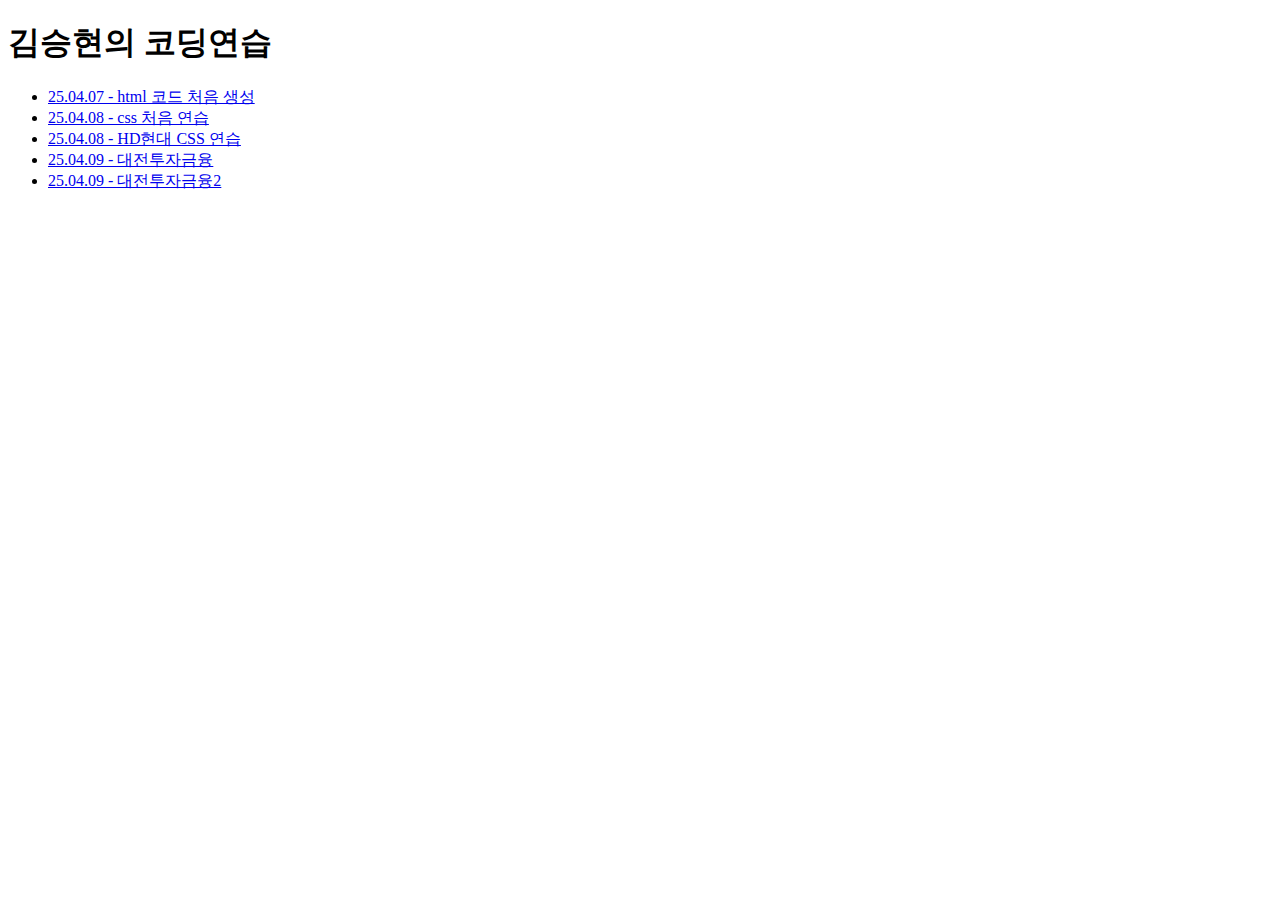
<file: index.html>
<!DOCTYPE html>
<html lang="ko">
<head>
    <meta charset="UTF-8">
    <meta name="viewport" content="width=device-width, initial-scale=1.0">
    <title>김승현의 코딩연습</title>
</head>
<body>
    <h1>김승현의 코딩연습</h1>
    <!-- 경로는 / ./ ../ 모두 다른 의미
    /test/test.html - root 부터의 경로(절대경로)
    ./test/test.html - test/test.html과 동일(./현재 파일에서부터) 
    ../test/test.html - 폴더 밖으로 나가서 test 폴더 안에 test.html 파일 호출 -->
    <ul>
        <li><a href="test/test.html">25.04.07 - html 코드 처음 생성</a></li>
        <li><a href="test/test_250408.html">25.04.08 - css 처음 연습</a></li>
        <li><a href="test/test_250408_hd.html">25.04.08 - HD현대 CSS 연습</a></li>
        <li><a href="test/test_250409.html">25.04.09 - 대전투자금융</a></li>
        <li><a href="test/test_250409_dj.html">25.04.09 - 대전투자금융2</a></li>
    </ul>
</body>
</html>
</file>
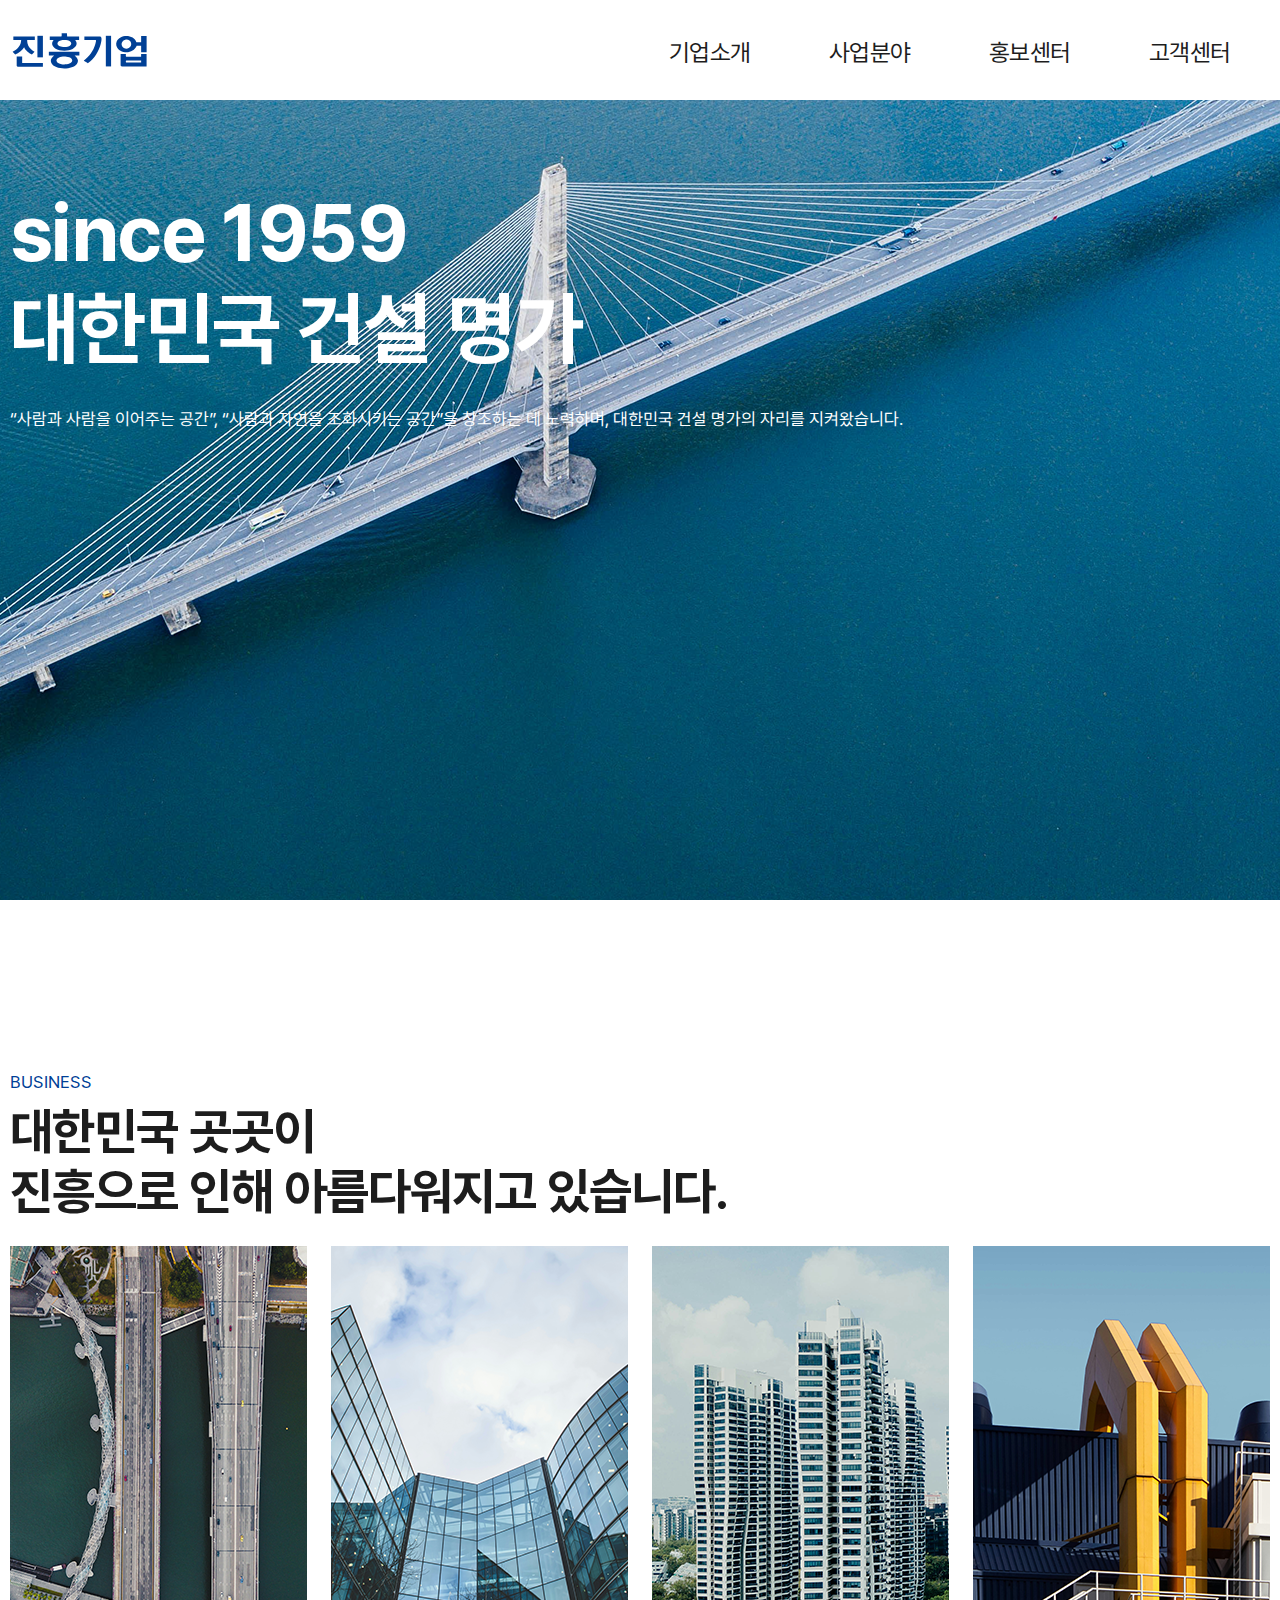
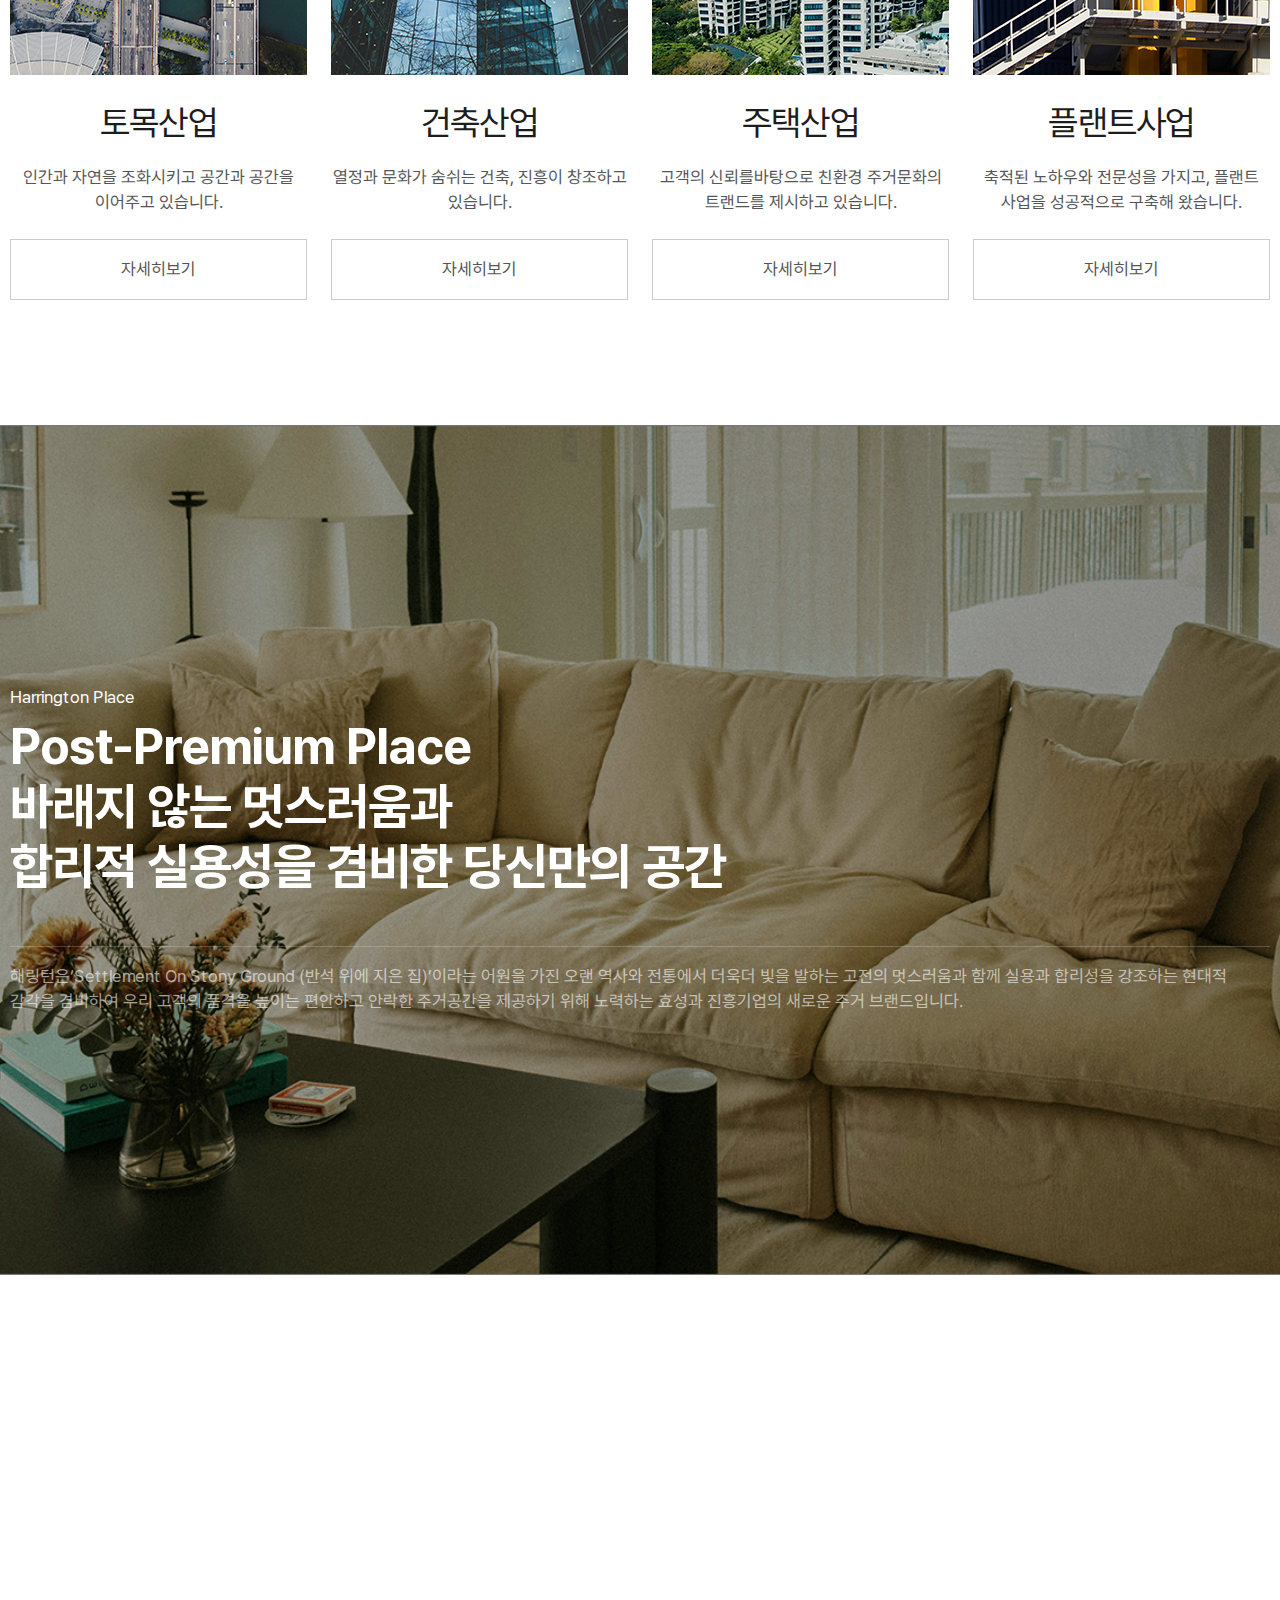
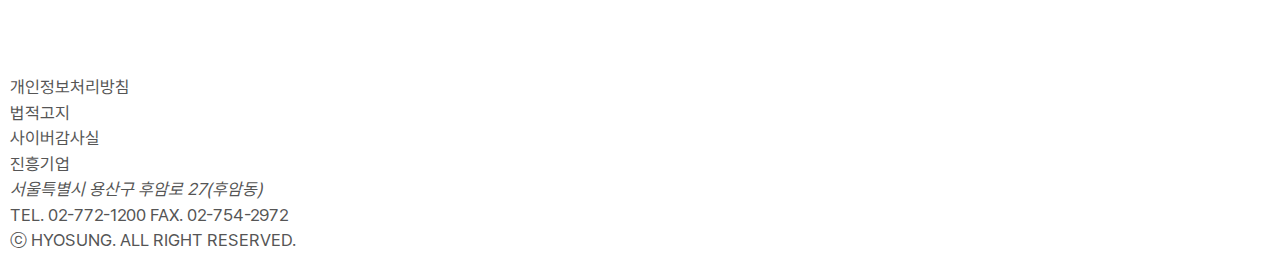
<file: chinhung/index.html>
<!DOCTYPE html>
<html lang="en">
<head>
    <meta charset="UTF-8">
    <meta name="viewport" content="width=device-width, initial-scale=1.0">
    <link rel="stylesheet" href="css/main.css">
    <title>진흥기업</title>
</head>
<body>
    <div id="wrap">
        <header>
            <div class="wrapper">
                <!-- 로고를 클릭하면 첫 페이지로 이동한다. -->
                <h1 class="logo"><a href="index.html"><img src="images/logo.svg" alt="진흥기업 로고"></a></h1>
                <nav class="gnb"> <!-- global navigation bar -->
                    <ul>
                        <li><a href="#">기업소개</a></li>
                        <li><a href="#">사업분야</a></li>
                        <li><a href="#">홍보센터</a></li>
                        <li><a href="#">고객센터</a></li>
                    </ul>
                </nav>
            </div>
        </header>
        <!-- 홈페이지의 header와 footer를 제외한 모든 영역을 container로 감싼다. -->
        <main class="container">
            <section class="visual">
                <div class="wrapper">
                    <h2>since 1959<br>대한민국 건설 명가</h2>
                    <p>“사람과 사람을 이어주는 공간”, “사람과 자연을 조화시키는 공간”을 창조하는 데 노력하며, 대한민국 건설 명가의 자리를 지켜왔습니다.</p>
                </div>
            </section>
            <section class="biz">
                <div class="wrapper">
                    <div class="tit">
                        <h2>BUSINESS</h2>
                        <p>대한민국 곳곳이<br>진흥으로 인해 아름다워지고 있습니다.</p>
                    </div>
                    <div class="list">
                        <ul>
                            <li>
                                <a href="#">
                                    <div class="photo"><img src="images/biz_img01.png" alt="도로 사진"></div>
                                    <h3>토목산업</h3>
                                    <p>인간과 자연을 조화시키고 공간과 공간을 이어주고 있습니다.</p>
                                    <span class="more">자세히보기</span>
                                </a>
                            </li>
                            <li>
                                <a href="#">
                                    <div class="photo"><img src="images/biz_img02.png" alt="건물 사진"></div>
                                    <h3>건축산업</h3>
                                    <p>열정과 문화가 숨쉬는 건축, 진흥이 창조하고 있습니다.</p>
                                    <span class="more">자세히보기</span>
                                </a>
                            </li>
                            <li>
                                <a href="#">
                                    <div class="photo"><img src="images/biz_img03.png" alt="아파트 사진"></div>
                                    <h3>주택산업</h3>
                                    <p>고객의 신뢰를바탕으로 친환경 주거문화의 트랜드를 제시하고 있습니다. </p>
                                    <span class="more">자세히보기</span>
                                </a>
                            </li>
                            <li>
                                <a href="#">
                                    <div class="photo"><img src="images/biz_img04.png" alt="공장 사진"></div>
                                    <h3>플랜트사업</h3>
                                    <p>축적된 노하우와 전문성을 가지고, 플랜트 사업을 성공적으로 구축해 왔습니다.</p>
                                    <span class="more">자세히보기</span>
                                </a>
                            </li>
                        </ul>
                    </div>
                </div>
            </section>
            <section class="brand">
                <div class="wrapper">
                    <h2>Harrington Place</h2>
                    <p class="sub_tit">Post-Premium Place<br>바래지 않는 멋스러움과<br>합리적 실용성을 겸비한 당신만의 공간</p>
                    <p class="cont">해링턴은‘Settlement On Stony Ground (반석 위에 지은 집)’이라는 어원을 가진 오랜 역사와 전통에서 더욱더 빛을 발하는 고전의 멋스러움과 함께 실용과 합리성을 강조하는 현대적 감각을 겸비하여 우리 고객의 품격을 높이는 편안하고 안락한 주거공간을 제공하기 위해 노력하는 효성과 진흥기업의 새로운 주거 브랜드입니다.</p>
                    <!-- contents : cnt, cts, cont 이렇게 많이 부른다. -->
                </div>
            </section>
        </main>
        <footer>
            <div class="wrapper">
                <div class="f_nav">
                    <ul>
                        <li><a href="#">개인정보처리방침</a></li>
                        <li><a href="#">법적고지</a></li>
                        <li><a href="#">사이버감사실</a></li>
                    </ul>
                </div>
                <div class="f_info">
                    <span>진흥기업</span>
                    <address>서울특별시 용산구 후암로 27(후암동)</address>
                    <span>TEL. 02-772-1200</span>
                    <span>FAX. 02-754-2972</span>
                </div>
                <div class="copyright">ⓒ HYOSUNG. ALL RIGHT RESERVED.</div>
            </div>
        </footer>
    </div>
</body>
</html>
</file>
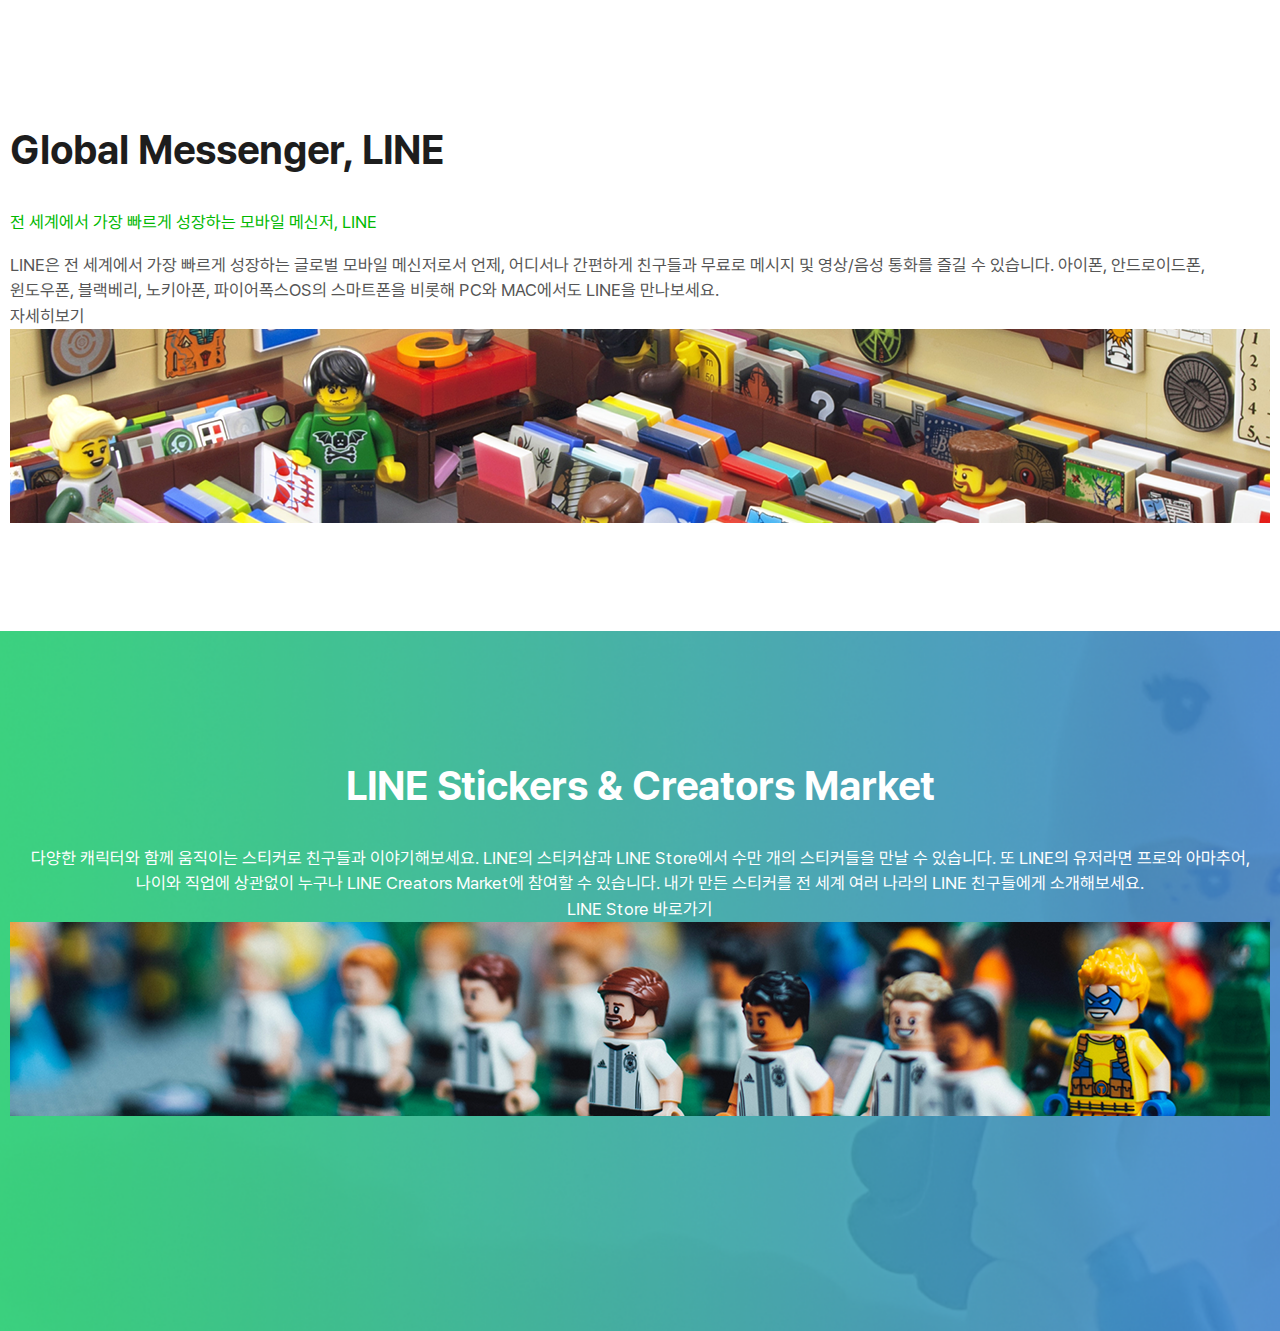
<file: line_test/index.html>
<!DOCTYPE html>
<html lang="ko">
<head>
    <meta charset="UTF-8">
    <meta name="viewport" content="width=device-width, initial-scale=1.0">
    <link rel="stylesheet" href="css/main.css">
    <title>테스트</title>
</head>
<body>
    <div class="page1">
        <div class="wrapper">
            <h1 class="tit">Global Messenger, LINE</h1>
            <p class="sub_tit">전 세계에서 가장 빠르게 성장하는 모바일 메신저, LINE</p>
            <p>LINE은 전 세계에서 가장 빠르게 성장하는 글로벌 모바일 메신저로서 언제, 어디서나 간편하게 친구들과 무료로 메시지 및 영상/음성 통화를 즐길 수 있습니다. 아이폰, 안드로이드폰, 윈도우폰, 블랙베리, 노키아폰, 파이어폭스OS의 스마트폰을 비롯해 PC와 MAC에서도 LINE을 만나보세요.</p>  
            <div class="btn1"><a href="#">자세히보기</a></div>
            <div class="img1"><img src="images/img1.png" alt="이미지1"></div>
        </div>
    </div>
    <div class="page2">
        <div class="wrapper">
            <h1 class="tit">LINE Stickers & Creators Market</h1>
            <p>다양한 캐릭터와 함께 움직이는 스티커로 친구들과 이야기해보세요. LINE의 스티커샵과 LINE Store에서 수만 개의 스티커들을 만날 수 있습니다. 또 LINE의 유저라면 프로와 아마추어, 나이와 직업에 상관없이 누구나 LINE Creators Market에 참여할 수 있습니다. 내가 만든 스티커를 전 세계 여러 나라의 LINE 친구들에게 소개해보세요.</p>
            <div class="btn2"><a href="#">LINE Store 바로가기</a></div>
            <div class="img2"><img src="images/img2.png" alt="이미지2"></div> 
        </div>
    </div>
</body>
</html>
</file>
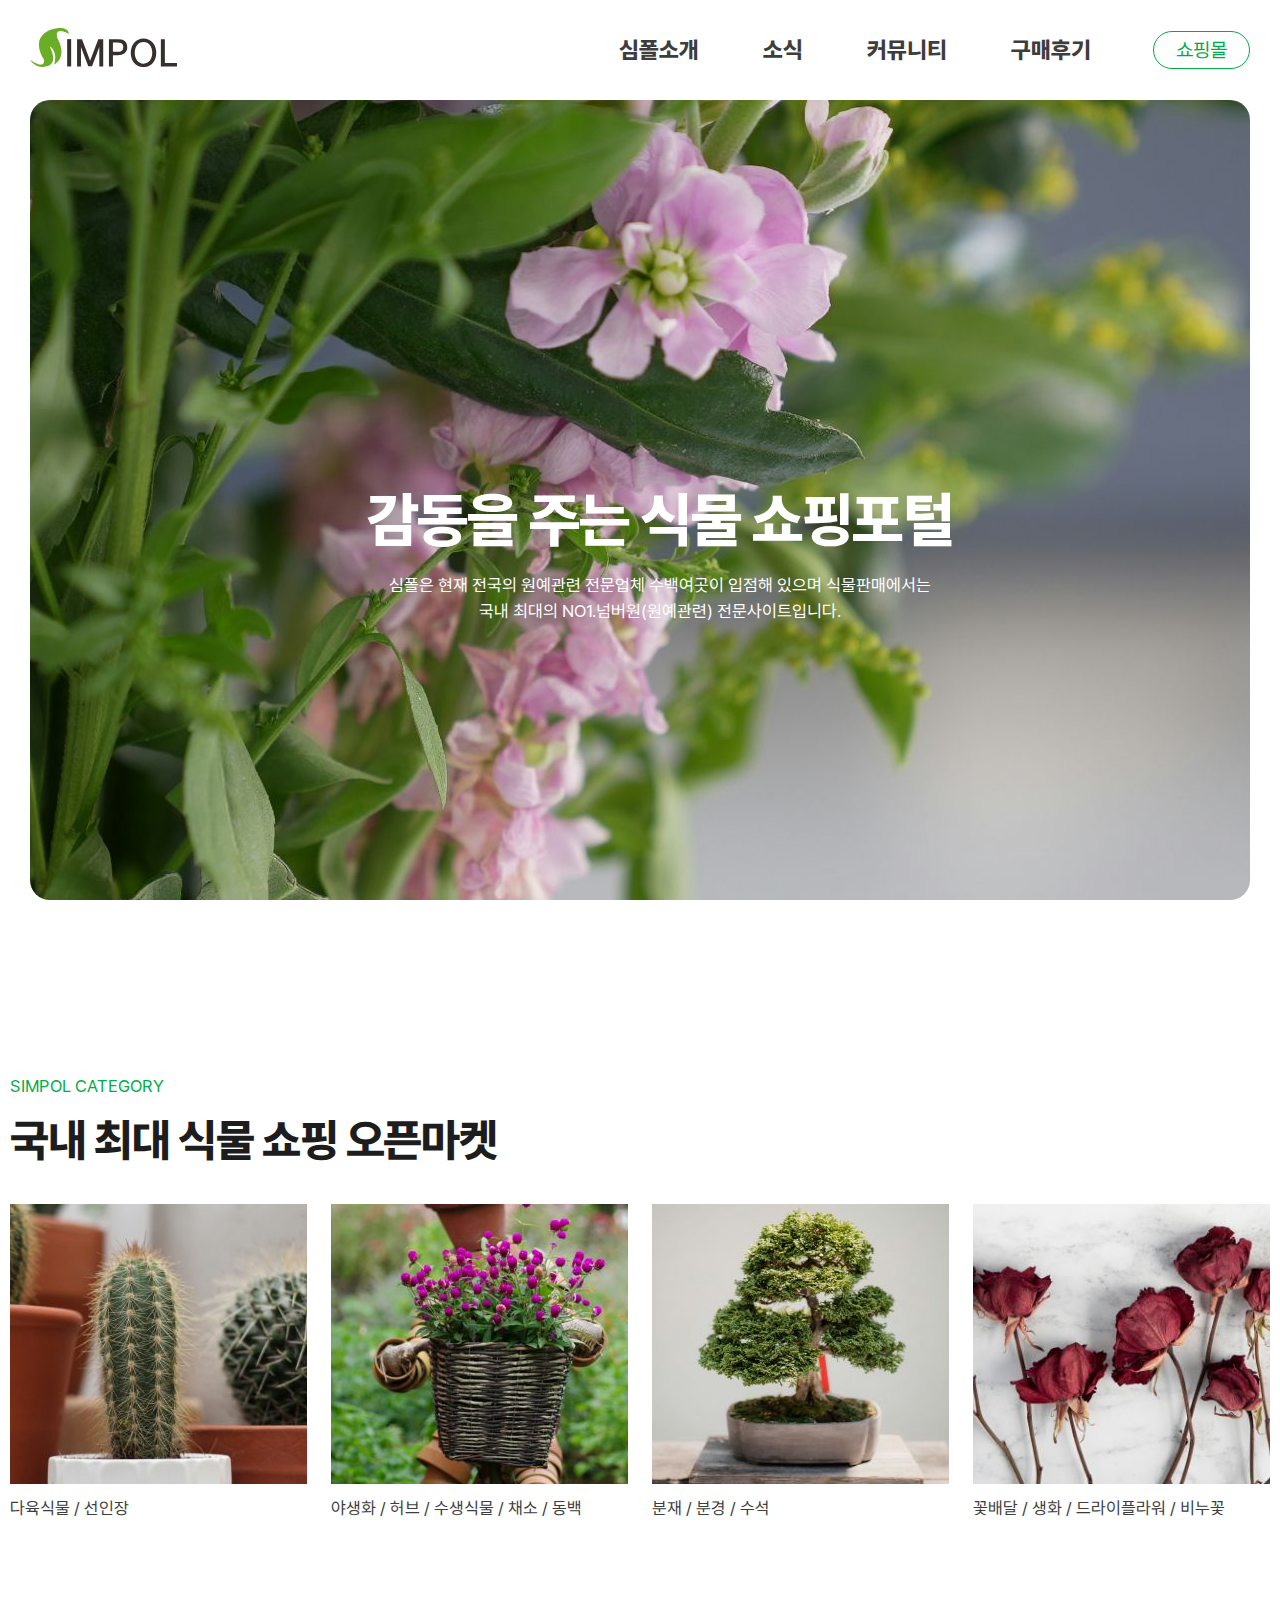
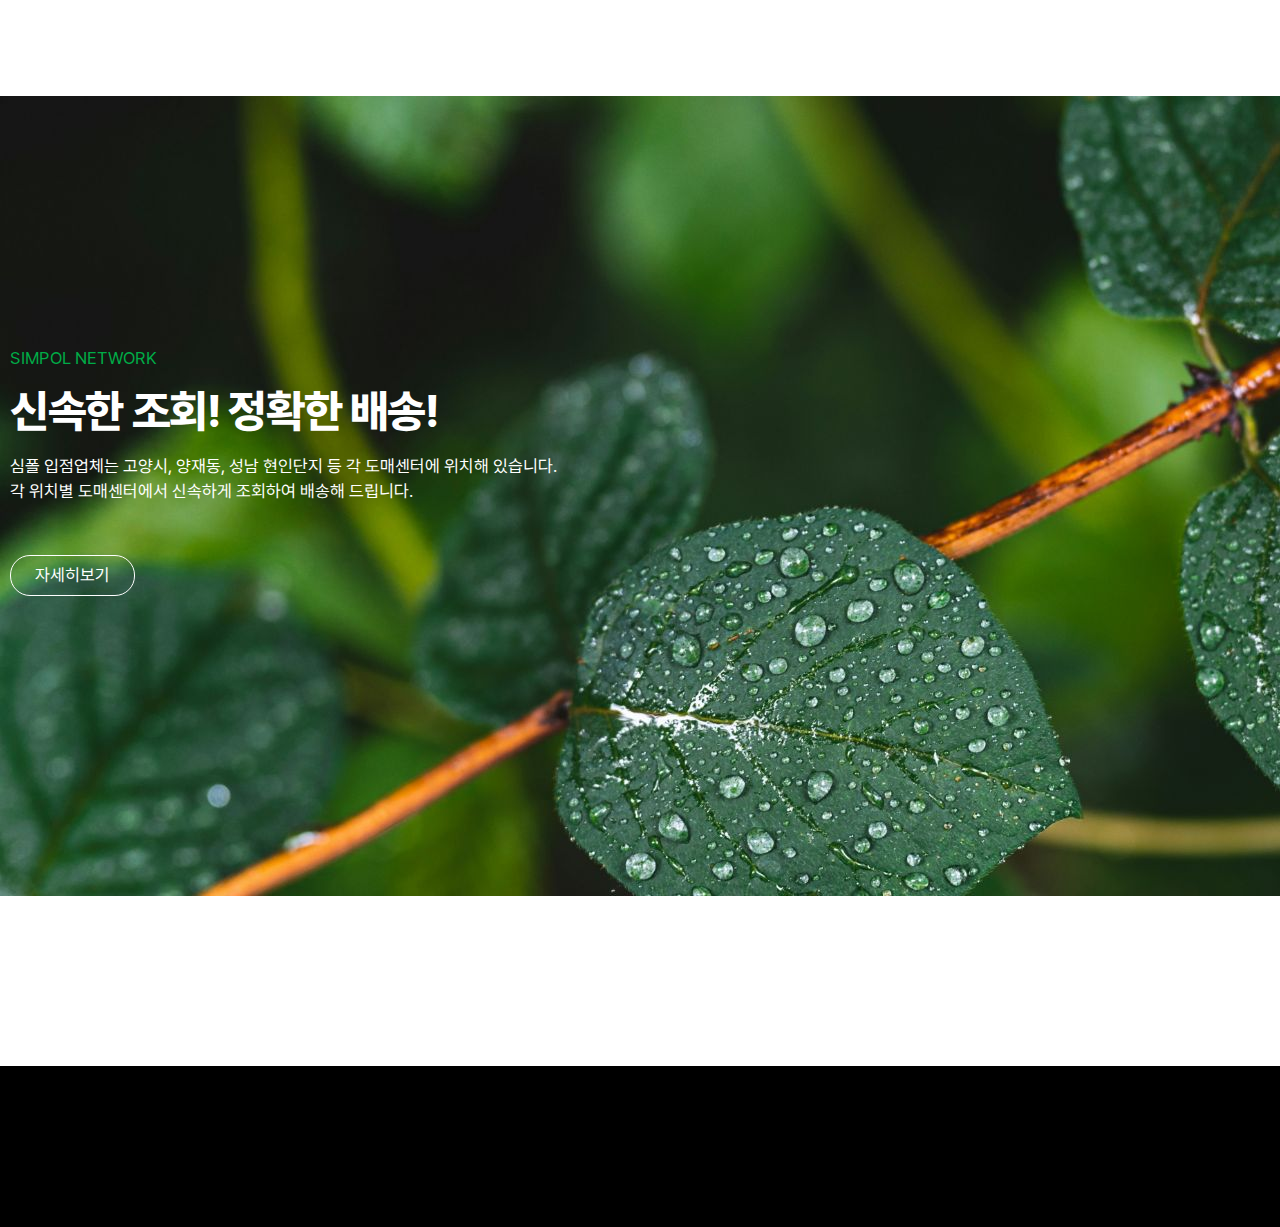
<file: simpol/index.html>
<!DOCTYPE html>
<html lang="ko">
<head>
    <meta charset="UTF-8">
    <meta name="viewport" content="width=device-width, initial-scale=1.0">
    <link rel="shortcut icon" href="favicon.ico" type="image/x-icon">
    <link rel="stylesheet" href="css/main.css">
    <title>심폴 최대 식물 매장</title>
</head>
<body>
    <div id="wrap">
        <header>
            <h1 class="logo"><a href="index.html"><img src="images/logo.svg" alt="심폴 로고"></a></h1>
            <div class="inner">
                <nav class="gnb">
                    <ul>
                        <li><a href="#">심폴소개</a></li>
                        <li><a href="#">소식</a></li>
                        <li><a href="#">커뮤니티</a></li>
                        <li><a href="#">구매후기</a></li>
                    </ul>
                </nav>
                <a href="https://www.simpol.co.kr/" target="_blank" title="새 창 열림" class="shop">쇼핑몰</a>
            </div>
        </header>
        <main class="container">
            <section class="visual">
                <div class="wrapper">
                    <h2>감동을 주는 식물 쇼핑포털</h1>
                    <p>심폴은 현재 전국의 원예관련 전문업체 수백여곳이 입점해 있으며 식물판매에서는<br>국내 최대의 NO1.넘버원(원예관련) 전문사이트입니다.</p>
                </div>
            </section>
            <section class="product">
                <div class="wrapper">
                    <div class="tit">
                        <h2>SIMPOL CATEGORY</h2>
                        <p>국내 최대 식물 쇼핑 오픈마켓</p>
                    </div>
                    <div class="list">
                        <ul>
                            <li>
                                <a href="#">
                                    <div class="photo"><img src="images/product01.jpg" alt="다육이 화분 사진"></div>
                                    <h3>다육식물 / 선인장</h3>
                                </a>
                            </li>
                            <li>
                                <a href="#">
                                    <div class="photo"><img src="images/product02.jpg" alt="야생화 화분 사진"></div>
                                    <h3>야생화 / 허브 / 수생식물 / 채소 / 동백</h3>
                                </a>
                            </li>
                            <li>
                                <a href="#">
                                    <div class="photo"><img src="images/product03.jpg" alt="분재 화분 사진"></div>
                                    <h3>분재 / 분경 / 수석</h3>
                                </a>
                            </li>
                            <li>
                                <a href="#">
                                    <div class="photo"><img src="images/product04.jpg" alt="드라이플라워 사진"></div>
                                    <h3>꽃배달 / 생화 / 드라이플라워 / 비누꽃</h3>
                                </a>
                            </li>
                        </ul>
                    </div>
                </div>
            </section>
            <section class="network">
                <div class="wrapper">
                    <h2>SIMPOL NETWORK</h2>
                    <p class="sub_tit">신속한 조회! 정확한 배송!</p>
                    <p>심폴 입점업체는 고양시, 양재동, 성남 현인단지 등 각 도매센터에 위치해 있습니다.<br>각 위치별 도매센터에서 신속하게 조회하여 배송해 드립니다.</p>
                    <a href="#">자세히보기</a>
                </div>
            </section>
            <section class="community">
                <div class="wrapper">
                    
                </div>
            </section>
        </main>
        <footer>
        </footer>
    </div>
</body>
</html>
</file>
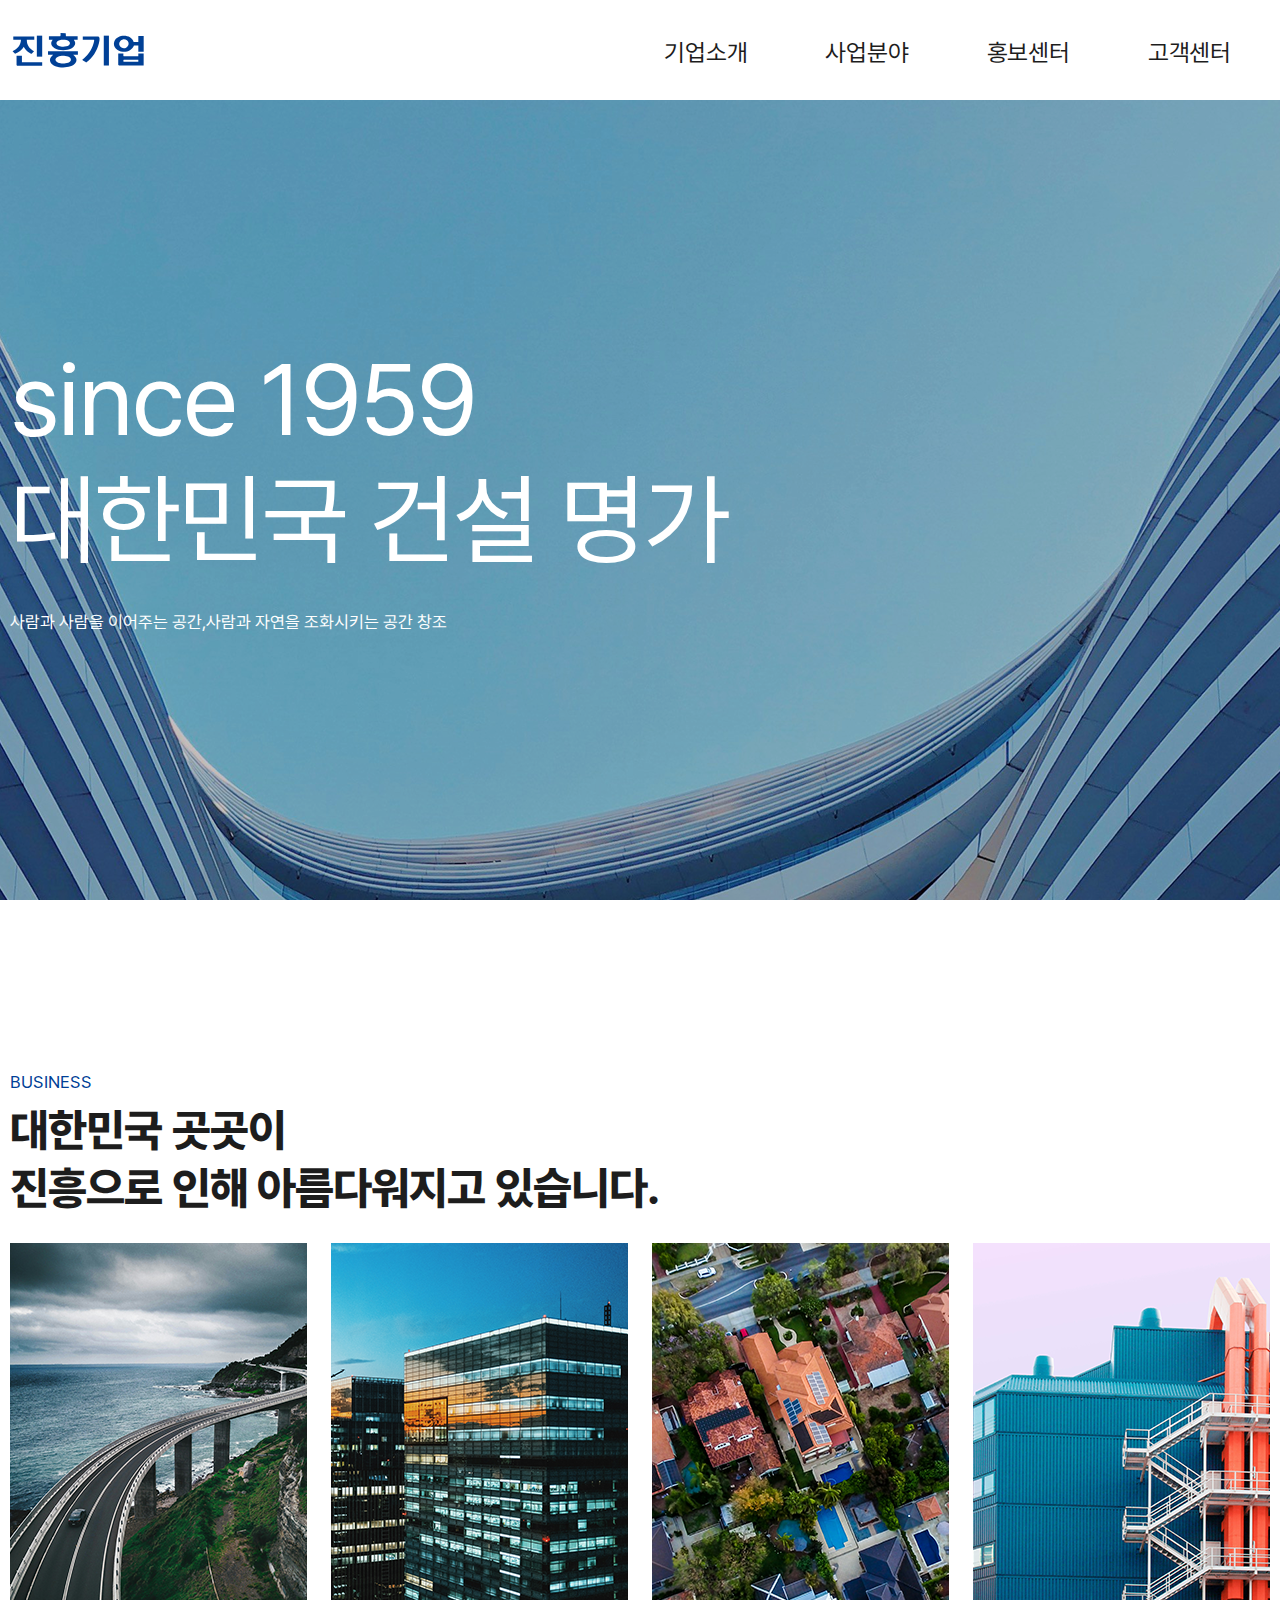
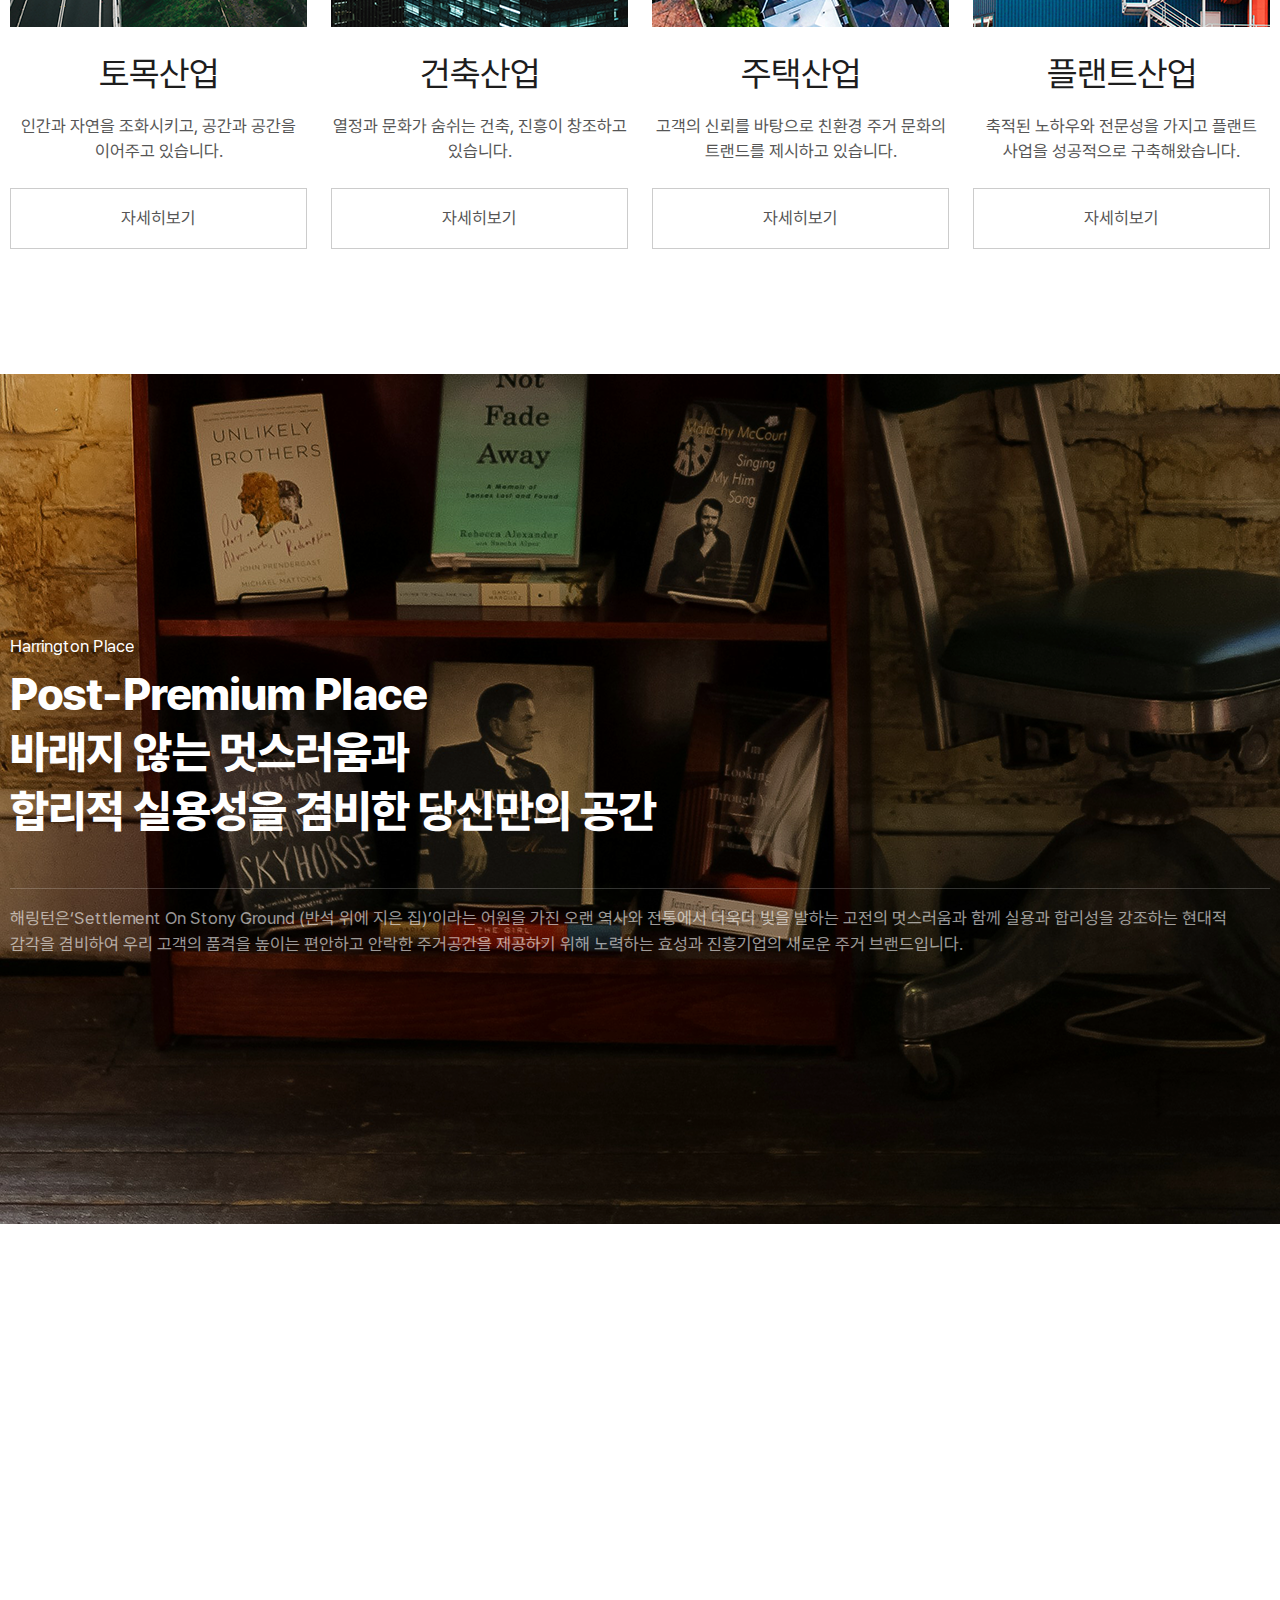
<file: etc/chinhung_sample/index.html>
<!DOCTYPE html>
<html lang="ko">
<head>
    <meta charset="UTF-8">
    <meta name="viewport" content="width=device-width, initial-scale=1.0">
    <link rel="stylesheet" href="css/main.css">
    <title>진흥기업</title>
</head>
<body>
    <header>
        <div class="wrapper">
            <!-- 로고를 클릭하면 첫페이지로 이동 -->
            <h1 class="logo"><a href="index.html"><img src="images/logo.svg" alt="진흥기업 로고"></a></h1>
            <nav class="gnb"><!-- global navigation bar -->
                <ul>
                    <li><a href="#">기업소개</a></li>
                    <li><a href="#">사업분야</a></li>
                    <li><a href="#">홍보센터</a></li>
                    <li><a href="#">고객센터</a></li>
                </ul>
            </nav>
        </div><!--wrapper-->
    </header>
    <!-- 홈페이지에 header/footer를 제외한 모든 영역을 container로 감쌈 -->
    <main class="container">
        <section class="visual">
            <div class="wrapper">
                <h2>since 1959<br>
                    대한민국 건설 명가</h2>
                <p>사람과 사람을 이어주는 공간,사람과 자연을 조화시키는 공간 창조</p>
            </div><!--wrapper-->
        </section><!--visual-->
        <section class="biz">
            <div class="wrapper">
                <div class="tit">
                    <h2>BUSINESS</h2>
                    <p>대한민국 곳곳이<br> 
                        진흥으로 인해 아름다워지고 있습니다.  </p>
                </div><!--tit-->
                <div class="list">
                    <ul>
                        <li>
                            <a href="#">
                                <div class="photo"><img src="images/biz_img01.png" alt="도로 사진"></div>
                                <h3>토목산업</h3>
                                <p>인간과 자연을 조화시키고, 공간과 공간을 이어주고 있습니다.</p>
                                <span class="more">자세히보기</span>
                            </a>
                        </li>
                        <li>
                            <a href="#">
                                <div class="photo"><img src="images/biz_img02.png" alt="빌딩 사진"></div>
                                <h3>건축산업</h3>
                                <p>열정과 문화가 숨쉬는 건축, 진흥이 창조하고 있습니다.</p>
                                <span class="more">자세히보기</span>
                            </a>
                        </li>
                        <li>
                            <a href="#">
                                <div class="photo"><img src="images/biz_img03.png" alt="주택 사진"></div>
                                <h3>주택산업</h3>
                                <p>고객의 신뢰를 바탕으로 친환경 주거 문화의 트랜드를 제시하고 있습니다.</p>
                                <span class="more">자세히보기</span>
                            </a>
                        </li>
                        <li>
                            <a href="#">
                                <div class="photo"><img src="images/biz_img04.png" alt="공장 사진"></div>
                                <h3>플랜트산업</h3>
                                <p>축적된 노하우와 전문성을 가지고 플랜트 사업을 성공적으로 구축해왔습니다.</p>
                                <span class="more">자세히보기</span>
                            </a>
                        </li>
                    </ul>
                </div><!--list-->
            </div><!--wrapper-->
        </section><!--biz-->
        <section class="brand">
            <div class="wrapper">
                <h2>Harrington Place</h2>
                <p class="sub_tit">Post-Premium Place<br>
                    바래지 않는 멋스러움과<br>
                    합리적 실용성을 겸비한 당신만의 공간</p>
                <p class="cont">해링턴은‘Settlement On Stony Ground (반석 위에 지은 집)’이라는 어원을 가진 오랜 역사와 전통에서 더욱더 빛을 발하는 고전의 멋스러움과 함께 실용과 합리성을 강조하는 현대적 감각을 겸비하여 우리 고객의 품격을 높이는 편안하고 안락한 주거공간을 제공하기 위해 노력하는 효성과 진흥기업의 새로운 주거 브랜드입니다.</p>
                <!-- contents : cnt : cts : cont 이렇게 많이 부름 -->
            </div><!--wrapper-->
        </section><!--brand-->
    </main>
    <footer></footer>
</body>
</html>
</file>
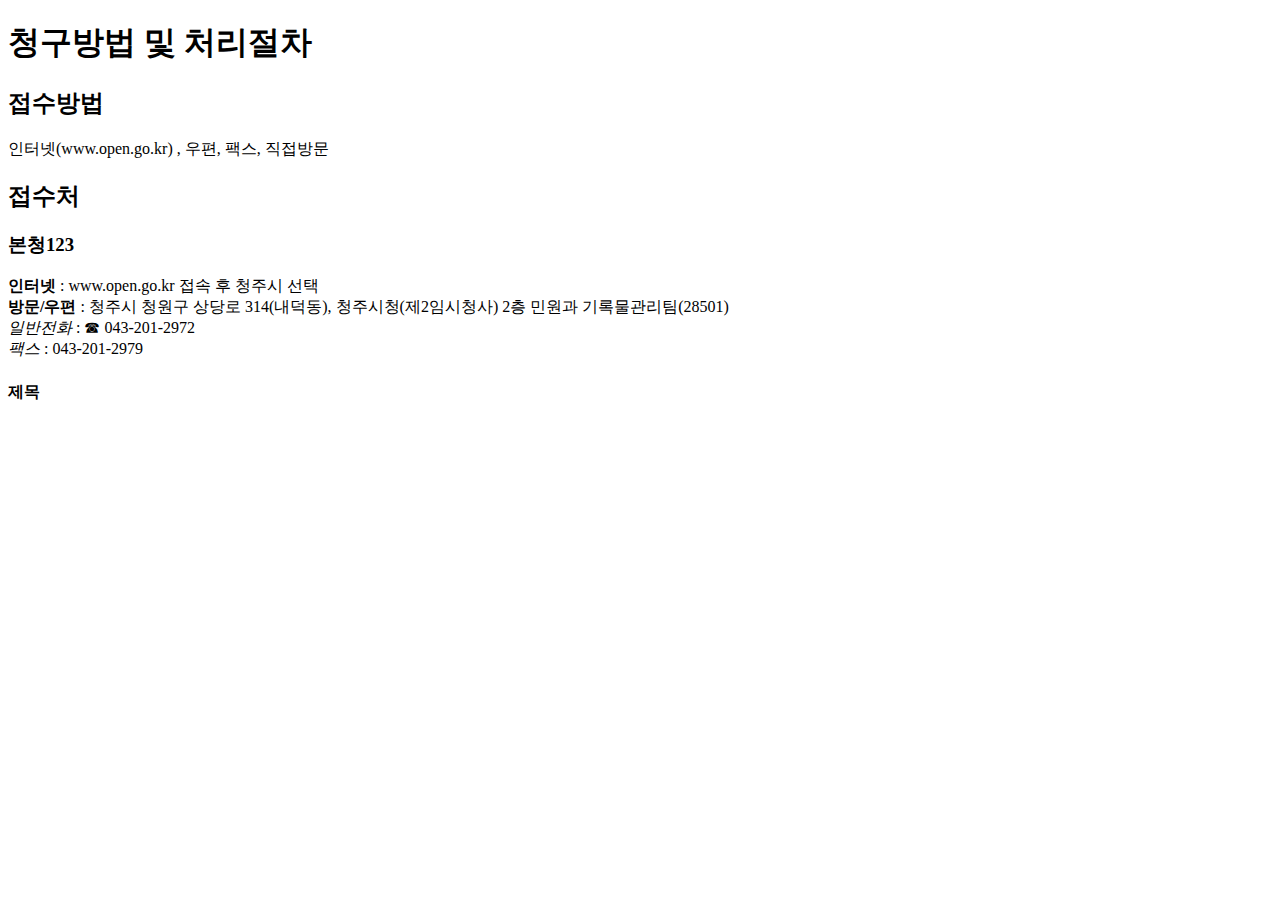
<file: test.html>
<!DOCTYPE html>
<html lang="ko">
<head>
    <meta charset="UTF-8">
    <meta name="viewport" content="width=device-width, initial-scale=1.0">
    <title>테스트</title>
</head>
<body>
    <h1>청구방법 및 처리절차</h1>
    <h2>접수방법</h2>
    <p>인터넷(www.open.go.kr) , 우편, 팩스, 직접방문</p>
    <h2>접수처</h2>
    <h3>본청123</h3>
    <p><strong>인터넷</strong> : www.open.go.kr 접속 후 청주시 선택<br>
        <strong>방문/우편</strong> : 청주시 청원구 상당로 314(내덕동), 청주시청(제2임시청사) 2층 민원과 기록물관리팀(28501)<br>
        <em>일반전화</em> : ☎ 043-201-2972<br>
        <em>팩스</em> : 043-201-2979</p>
    <h4>제목</h4>
</body>
</html>
</file>
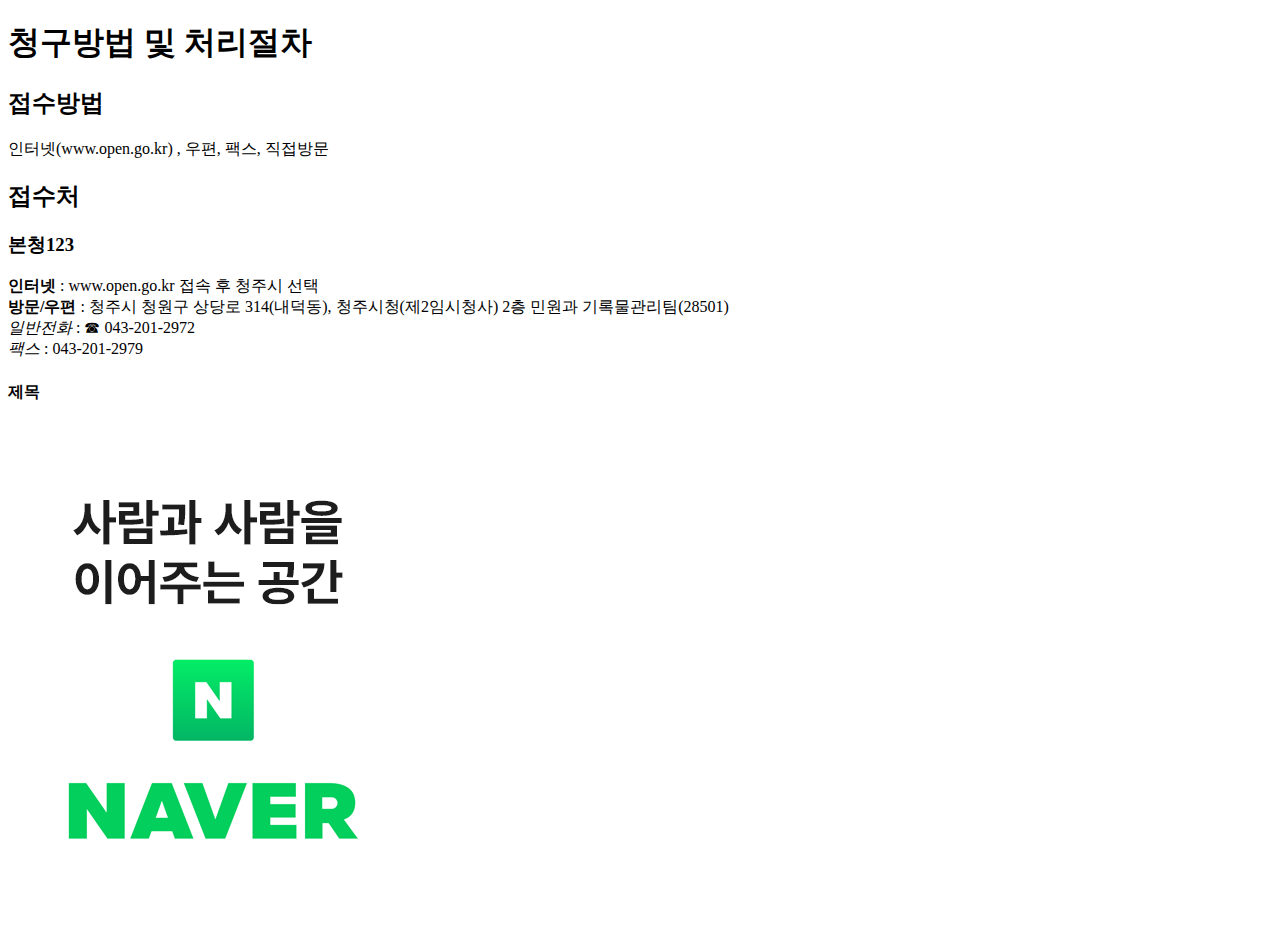
<file: test/test.html>
<!DOCTYPE html>
<html lang="ko">
<head>
    <meta charset="UTF-8">
    <meta name="viewport" content="width=device-width, initial-scale=1.0">
    <title>테스트</title>
</head>
<body>
    <h1>청구방법 및 처리절차</h1>
    <h2>접수방법</h2>
    <p>인터넷(www.open.go.kr) , 우편, 팩스, 직접방문</p>
    <h2>접수처</h2>
    <h3>본청123</h3>
    <p><strong>인터넷</strong> : www.open.go.kr 접속 후 청주시 선택<br>
        <strong>방문/우편</strong> : 청주시 청원구 상당로 314(내덕동), 청주시청(제2임시청사) 2층 민원과 기록물관리팀(28501)<br>
        <em>일반전화</em> : ☎ 043-201-2972<br>
        <em>팩스</em> : 043-201-2979</p>
    <h4>제목</h4>
    <img src="images/test.png" alt="테스트" alt="테스트">
    <!-- test.html 파일이 images 폴더 안에 있는 test.png 이미지를 부르는 상대경로 -->
</body>
</html>
</file>
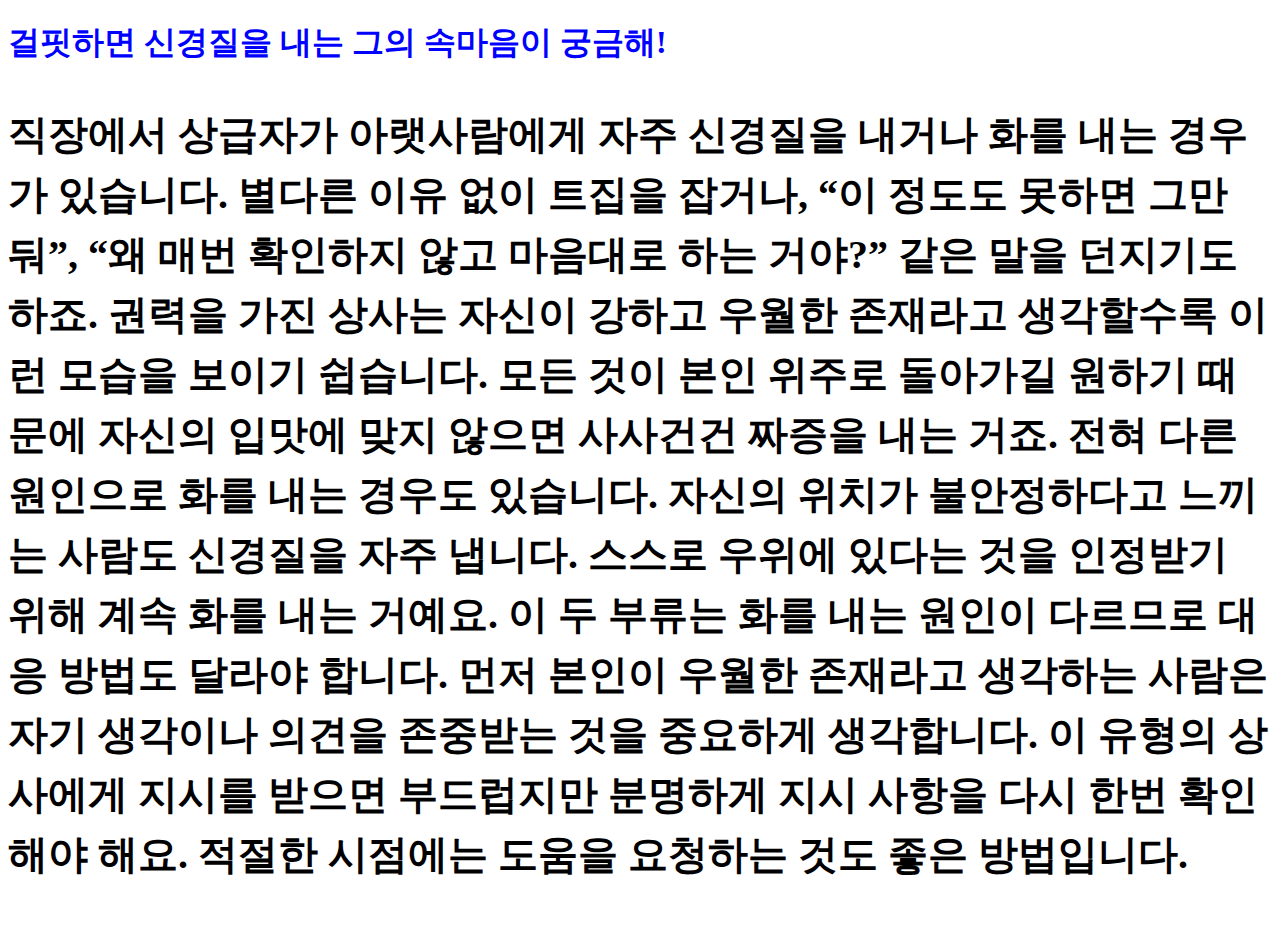
<file: test/test_250408.html>
<!DOCTYPE html>
<html lang="ko">
<head>
    <meta charset="UTF-8">
    <meta name="viewport" content="width=device-width, initial-scale=1.0">
    <!-- css파일을 별도로 제작해서 html에서 연결해서 사용하는 방식 - 외부 스타일 시트 -->
    <link rel="stylesheet" href="css/test_250408.css">
    <title>css 처음 연습</title>
    <!-- 웹 표준 위배 -->
    <style>
        h1{color: red;}
    </style>
</head>
<body>
    <!-- 인라인(inline) 스타일이라 한다. 웹 표준 위배 -->
    <h1 style="font-family: 궁서; color: blue;">걸핏하면 신경질을 내는 그의 속마음이 궁금해!</h1>
    <p>
        직장에서 상급자가 아랫사람에게 자주 신경질을 내거나 화를 내는 경우가 있습니다. 별다른 이유 없이 트집을 잡거나, “이 정도도 못하면 그만둬”, “왜 매번 확인하지 않고 마음대로 하는 거야?” 같은 말을 던지기도 하죠. 권력을 가진 상사는 자신이 강하고 우월한 존재라고 생각할수록 이런 모습을 보이기 쉽습니다. 모든 것이 본인 위주로 돌아가길 원하기 때문에 자신의 입맛에 맞지 않으면 사사건건 짜증을 내는 거죠.

        전혀 다른 원인으로 화를 내는 경우도 있습니다. 자신의 위치가 불안정하다고 느끼는 사람도 신경질을 자주 냅니다. 스스로 우위에 있다는 것을 인정받기 위해 계속 화를 내는 거예요.
        
        이 두 부류는 화를 내는 원인이 다르므로 대응 방법도 달라야 합니다. 먼저 본인이 우월한 존재라고 생각하는 사람은 자기 생각이나 의견을 존중받는 것을 중요하게 생각합니다. 이 유형의 상사에게 지시를 받으면 부드럽지만 분명하게 지시 사항을 다시 한번 확인해야 해요. 적절한 시점에는 도움을 요청하는 것도 좋은 방법입니다.
    </p>
</body>
</html>
</file>
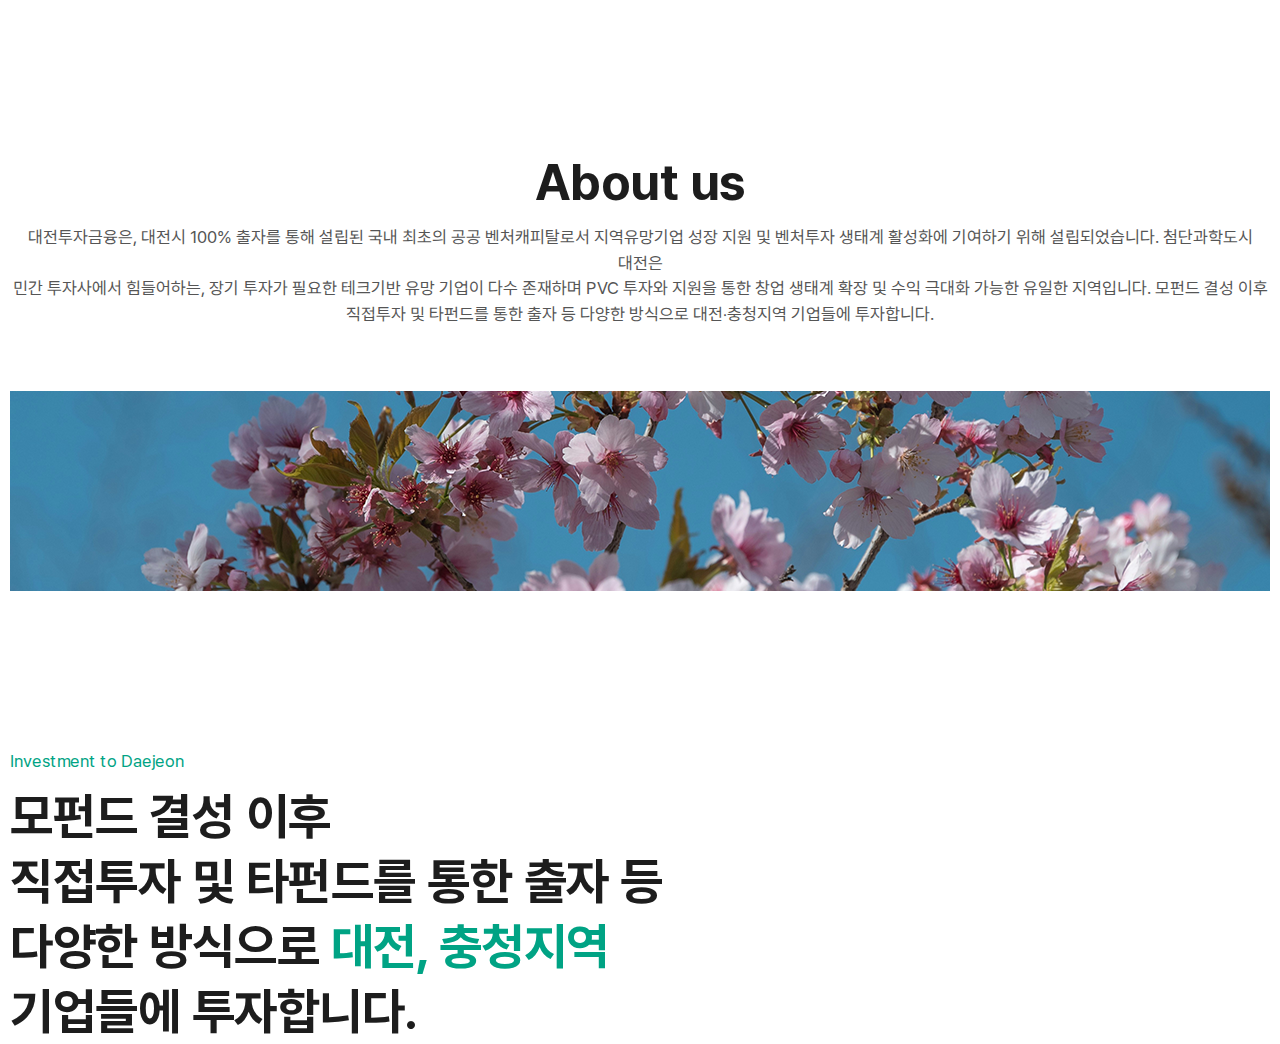
<file: test/test_250409.html>
<!DOCTYPE html>
<html lang="ko">
<head>
    <meta charset="UTF-8">
    <meta name="viewport" content="width=device-width, initial-scale=1.0">
    <link rel="stylesheet" href="css/test_250409.css">
    <title>대전투자금융(주)</title>
</head>
<body>
    <!-- 홈페이지 콘텐츠의 영역 1260px을 wrapper로 감싼다. -->
    <div class="wrapper">
        <div class="about">
            <h1>About us</h1>
            <p>대전투자금융은, 대전시 100% 출자를 통해 설립된 국내 최초의 공공 벤처캐피탈로서 지역유망기업 성장 지원 및 벤처투자 생태계 활성화에 기여하기 위해 설립되었습니다. 첨단과학도시 대전은<br>
                민간 투자사에서 힘들어하는, 장기 투자가 필요한 테크기반 유망 기업이 다수 존재하며 PVC 투자와 지원을 통한 창업 생태계 확장 및 수익 극대화 가능한 유일한 지역입니다. 모펀드 결성 이후<br>
                직접투자 및 타펀드를 통한 출자 등 다양한 방식으로 대전∙충청지역 기업들에 투자합니다.</p>
            <div class="photo"><img src="images/daejeon.png" alt="벚꽃 사진"></div>
            <!-- 이미지 태그는 꼭 photo라는 div 태그로 감싸서 사용한다. -->
        </div>
        <div class="inv">
            <h1>Investment to Daejeon</h1>
            <p>모펀드 결성 이후<br>직접투자 및 타펀드를 통한 출자 등<br>
                다양한 방식으로 <strong>대전, 충청지역</strong><br>
                기업들에 투자합니다.</p>
        </div>
    </div>
</body>
</html>
</file>
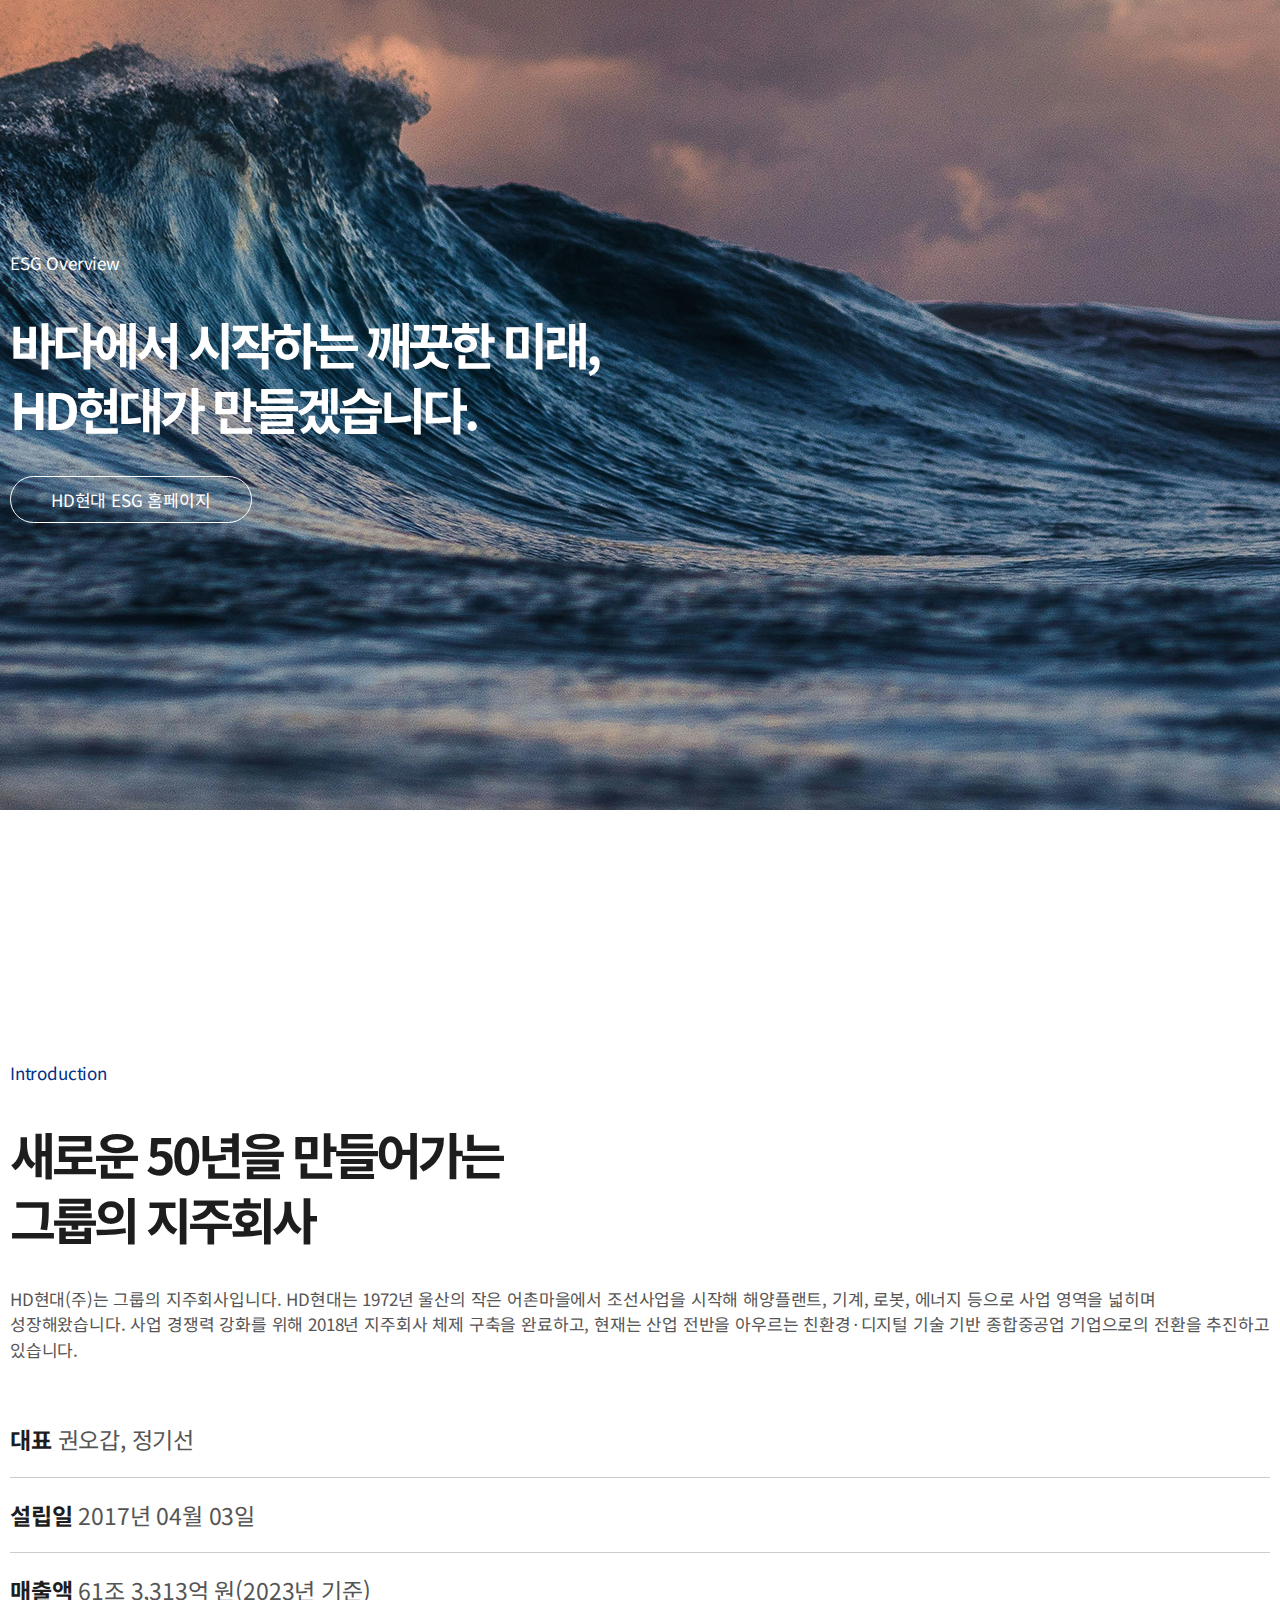
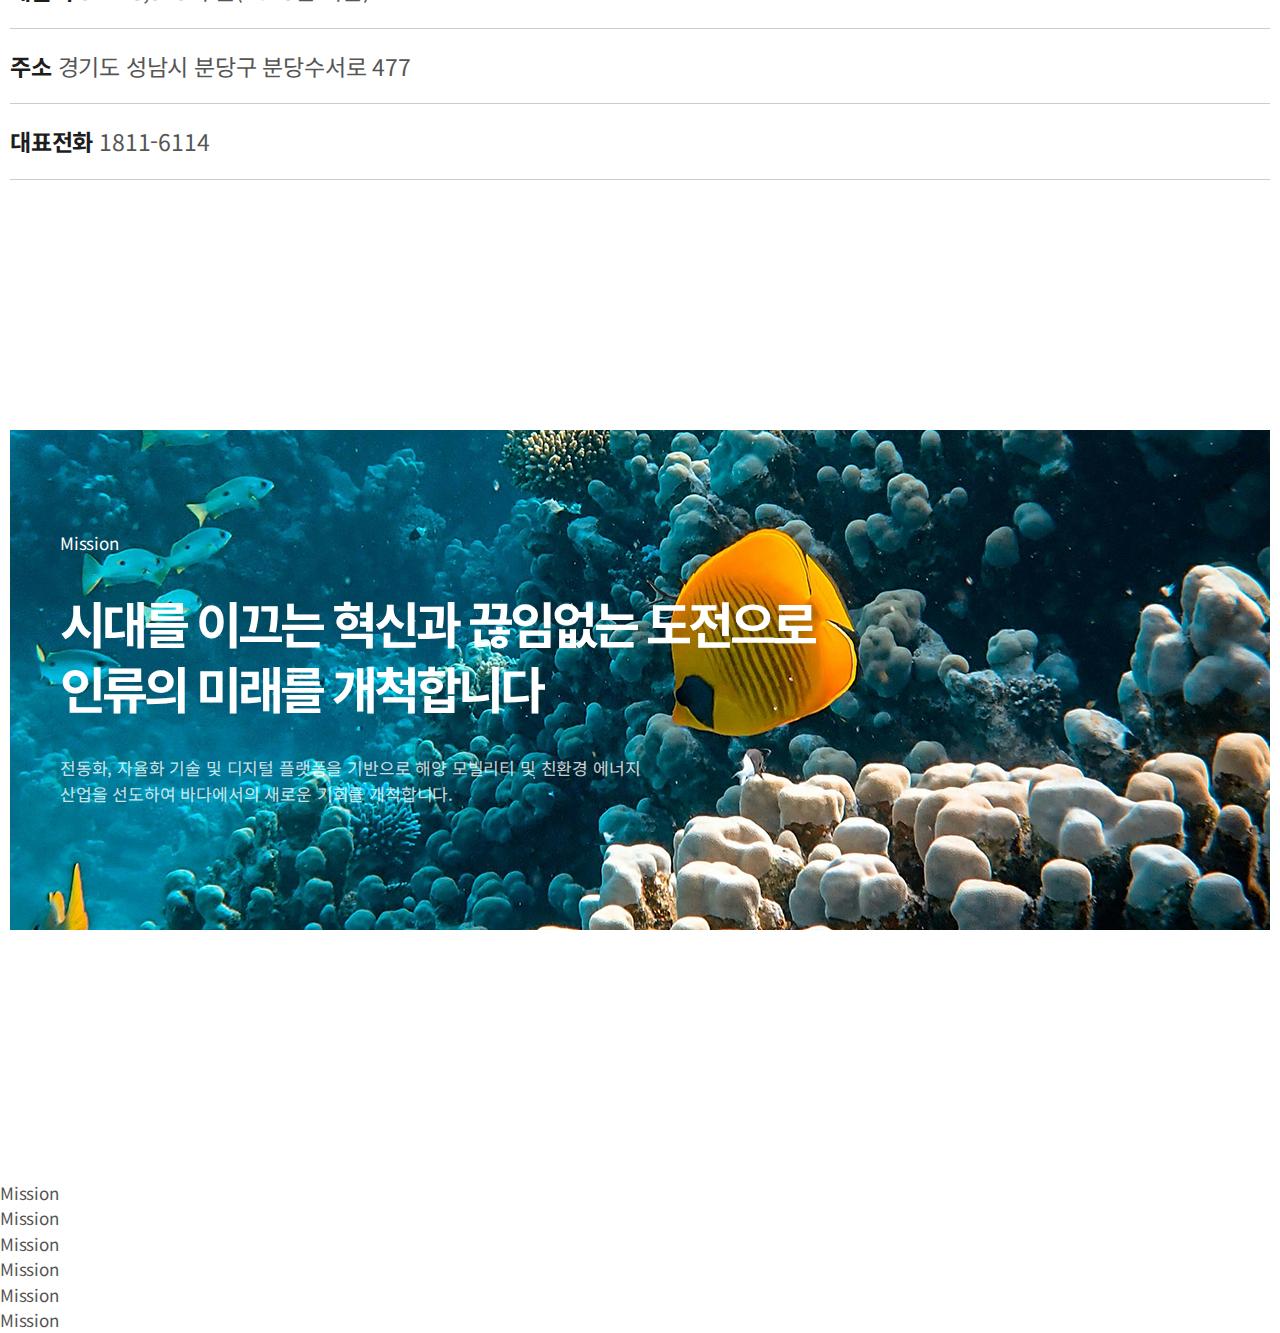
<file: test/test_250410_hd.html>
<!DOCTYPE html>
<html lang="ko">
<head>
    <meta charset="UTF-8">
    <meta name="viewport" content="width=device-width, initial-scale=1.0">
    <link rel="stylesheet" href="css/test_250410_hd.css">
    <title>hd현대</title>
</head>
<body>
    <div class="esg">
        <div class="wrapper">
            <h1>ESG Overview</h1>
            <p class="sub_tit">바다에서 시작하는 깨끗한 미래,<br>HD현대가 만들겠습니다.</p>
            <div class="more"><a href="#">HD현대 ESG 홈페이지</a></div>
        </div>
    </div>
    <div class="int">
        <div class="wrapper">
            <h1>Introduction</h1>
            <p class="sub_tit">새로운 50년을 만들어가는<br>그룹의 지주회사</p>
            <p>HD현대(주)는 그룹의 지주회사입니다. HD현대는 1972년 울산의 작은 어촌마을에서 조선사업을 시작해 해양플랜트, 기계, 로봇, 에너지 등으로 사업 영역을 넓히며 성장해왔습니다. 사업 경쟁력 강화를 위해 2018년 지주회사 체제 구축을 완료하고, 현재는 산업 전반을 아우르는 친환경·디지털 기술 기반 종합중공업 기업으로의 전환을 추진하고 있습니다.</p>
            <ul>
                <li><strong>대표</strong> 권오갑, 정기선</li>
                <li><strong>설립일</strong> 2017년 04월 03일</li>
                <li><strong>매출액</strong> 61조 3,313억 원(2023년 기준)</li>
                <li><strong>주소</strong> 경기도 성남시 분당구 분당수서로 477</li>
                <li><strong>대표전화</strong> 1811-6114</li>
            </ul>
        </div>
    </div>
    <div class="mission">
        <div class="wrapper">
            <div class="inner">
                <h1>Mission</h1>
                <p class="sub_tit">시대를 이끄는 혁신과 끊임없는 도전으로<br>인류의 미래를 개척합니다</p>
                <p class="cnt">전동화, 자율화 기술 및 디지털 플랫폼을 기반으로 해양 모빌리티 및 친환경 에너지<br>산업을 선도하여 바다에서의 새로운 기회를 개척합니다.</p>
                <!-- contents cnt cont cts -->
            </div>
        </div>
    </div>
    <span><p>Mission</p></span>
    <h2>Mission<p>Mission</p></h2>
    <h1>Mission<h2>Mission</h2></h1>
    <section>Mission</section>
    <!---------------start--------------->
</body>
</html>
</file>
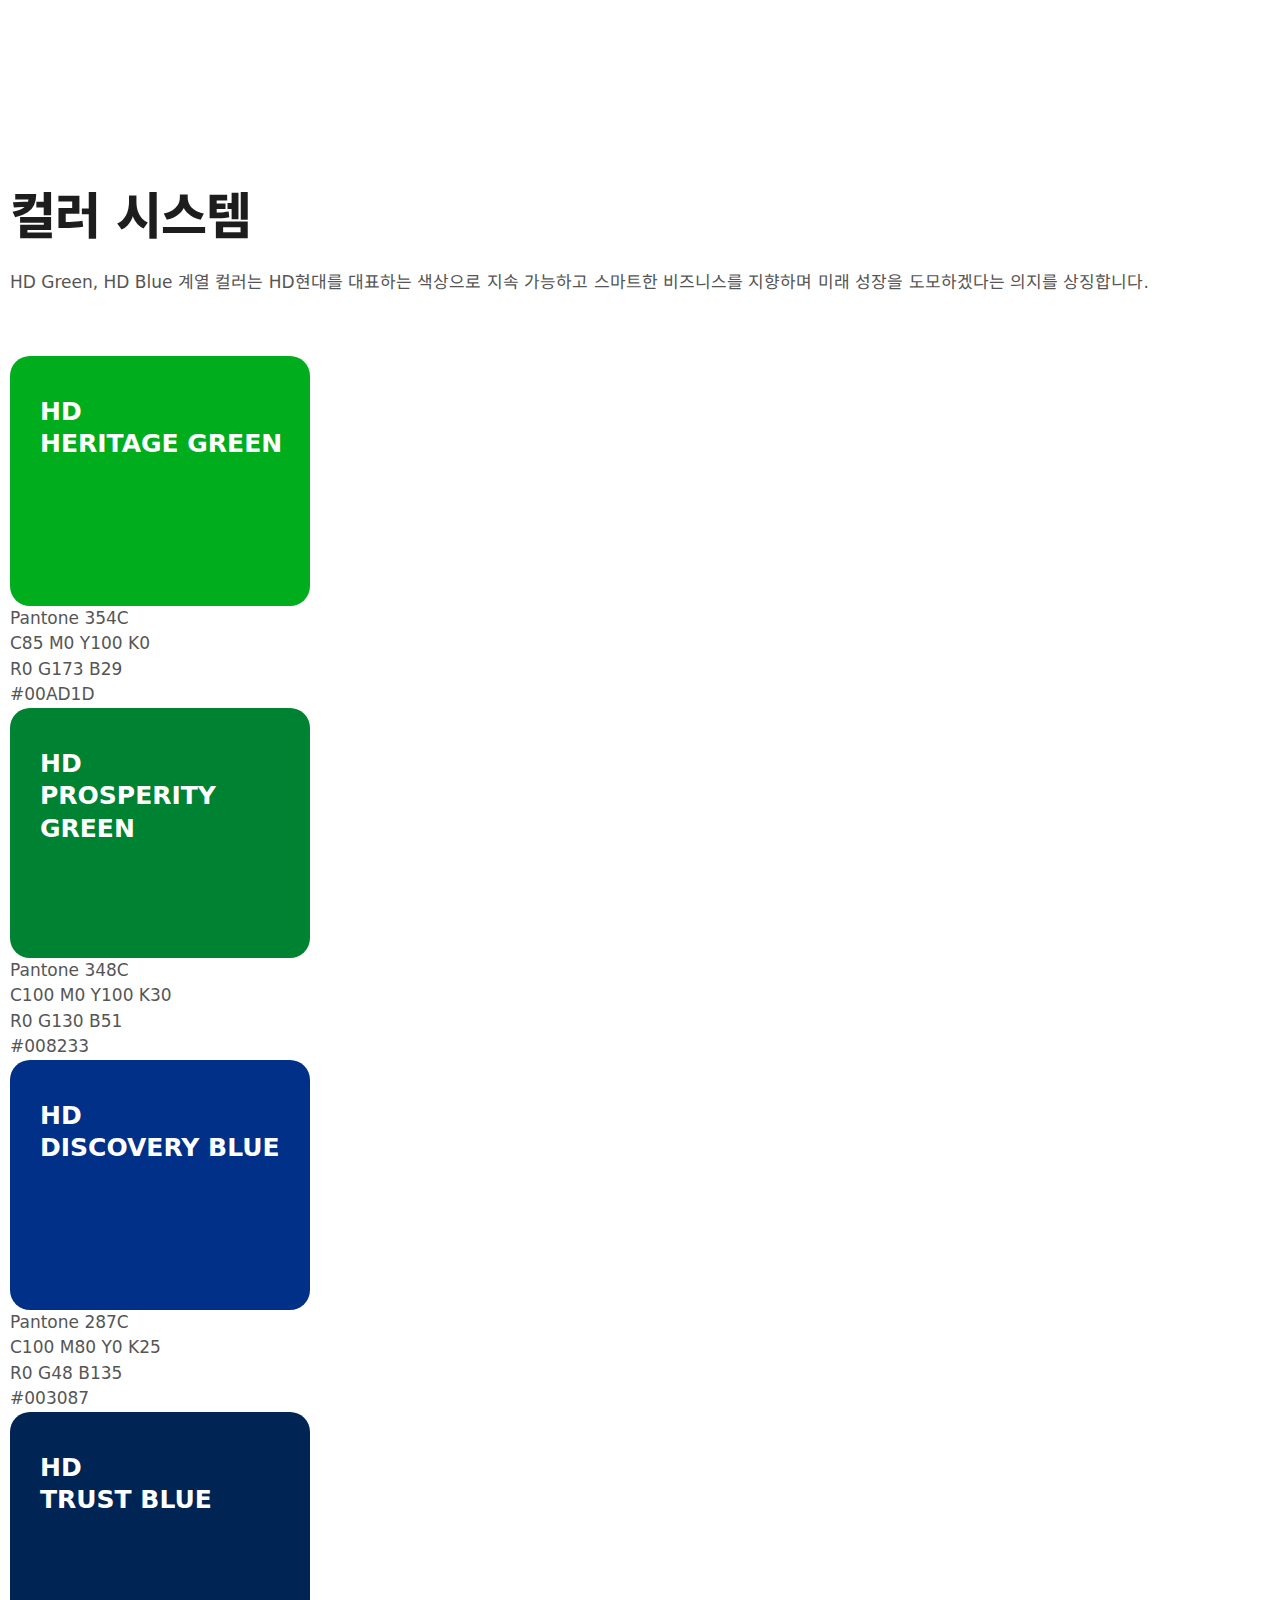
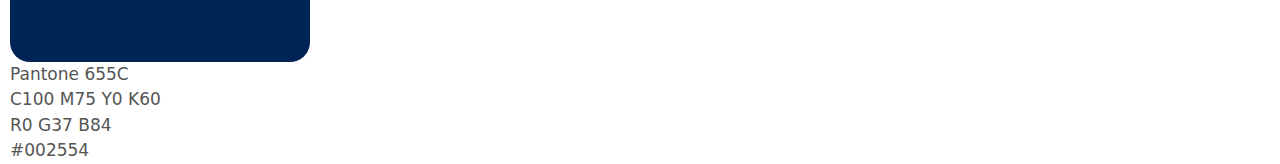
<file: test/test_250411_hd.html>
<!DOCTYPE html>
<html lang="ko">
<head>
    <meta charset="UTF-8">
    <meta name="viewport" content="width=device-width, initial-scale=1.0">
    <link rel="stylesheet" href="css/test_250411_hd.css">
    <title>flex 코딩</title>
</head>
<body>
    <div class="color">
        <div class="wrapper">
            <div class="tit">
                <h1>컬러 시스템</h1>
                <p>HD Green, HD Blue 계열 컬러는 HD현대를 대표하는 색상으로 지속 가능하고 스마트한 비즈니스를 지향하며 미래 성장을 도모하겠다는 의지를 상징합니다.</p>
            </div>
            <div class="list">
                <ul>
                    <li class="item1">
                        <h2>HD<br>HERITAGE GREEN</h2>
                        <p>Pantone 354C<br>C85 M0 Y100 K0<br>R0 G173 B29<br>#00AD1D</p>
                    </li>
                    <li class="item2">
                        <h2>HD<br>PROSPERITY GREEN</h2>
                        <p>Pantone 348C<br>C100 M0 Y100 K30<br>R0 G130 B51<br>#008233</p>
                    </li>
                    <li class="item3">
                        <h2>HD<br>DISCOVERY BLUE</h2>
                        <p>Pantone 287C<br>C100 M80 Y0 K25<br>R0 G48 B135<br>#003087</p>
                    </li>
                    <li class="item4">
                        <h2>HD<br>TRUST BLUE</h2>
                        <p>Pantone 655C<br>C100 M75 Y0 K60<br>R0 G37 B84<br>#002554</p>
                    </li>
                </ul>
            </div>

        </div>
    </div>
</body>
</html>
</file>
<file: chinhung/css/main.css>
@import url(font.css);
/* html 파일에선 main.css만 호출한다. 다른 css는 main.css가 호출한다. */

/* START :: 태그의 기본 스타일을 삭제한다.(초기화) */
* {
    margin: 0;
    padding: 0;
    box-sizing: border-box;
}
body {
    font-family: 'Pretendard', sans-serif;
    font-size: 17px;
    font-weight: 400;
    color: #555555;
    line-height: 1.5;
    word-break: keep-all;
}
h1, h2, h3, h4, h5, h6{
    font-size: inherit;
    /* 브라우저가 주는 값을 무시한다. */
    font-weight: inherit;
}
li {
    list-style: none;
    /* li 태그 앞에 동그라미를 삭제한다. */
}
a{
    color: inherit;
    text-decoration: none;
}
/* END :: 태그의 기본 스타일을 삭제한다.(초기화) */
.wrapper {
    width: 1260px;
    margin: 0 auto;
}
header {
    height: 100px;
    /* header는 대부분 디자인한 높이를 잡아주고 코딩한다. header에는 존재하는 것이 많기 때문이다. */
}
header .wrapper{
    display: flex;
    /* logo와 gnb를 좌우로 배치한다. */
    justify-content: space-between;
}
header .logo {
    margin: 30px 0 0 0;
}
header .logo a img {
    width: 140px;
    /* 이미지는 넓이나 높이 둘중에 하나만 설정하면 나머지는 비율에 맞게 조절된다. 넓이, 높이를 모두 설정하면 이미지가 찌그러진다. */
}
header .gnb ul {
    display: flex;
}
header .gnb ul li a {
    font-size: 24px;
    color: #1d1d1d;
    letter-spacing: -0.02em;
    padding: 35px 39px 29px 39px;
    display: block; /* a의 필수값 */
}
.visual {
    height: 800px;
    color: #fff;
    background: url(../images/visual_bg.png) no-repeat center center / cover;
    /* background 설정을 한번에 정의한다. 반복, 좌우, 위아래, 크기
    background-image: url(../images/visual_bg.png);
    background-position: center center;
    background-repeat: no-repeat;
    background-size: cover; */
}
.visual h2 {
    font-size: 80px;
    font-weight: 700;
    letter-spacing: -0.02em;
    /* 포토샵 값 -20 */
    line-height: 1.2;
    padding: 85px 0 30px 0;
}
.biz {
    margin: 170px 0 0 0;
}
.biz .tit h2 {
    color: #004096;
    margin: 0 0 5px 0;
}
.biz .tit p {
    font-size: 50px;
    font-weight: 700;
    color: #1d1d1d;
    letter-spacing: -0.02em;
    line-height: 1.2;
}
.biz .list {
    margin: 25px 0 0 0;
}
.biz .list ul {
    display: flex;
    /* li를 좌우로 배치한다. */
    justify-content: space-between;
}
.biz .list ul li {
    width: 297px;
}
.biz .list ul li a {
    text-align: center;
    display: block;
    /* a 태그의 필수 값 */
}
.biz .list ul li a h3 {
    font-size: 35px;
    color: #1d1d1d;
    letter-spacing: -0.02em;
    margin: 15px 0 15px 0;
}
.biz .list ul li .more {
    border: 1px solid #ccc;
    padding: 17px 0;
    margin: 23px 0 0 0;
    display: block;
}
.brand {
    height: 850px;
    background: url(../images/brand_bg.png) no-repeat center center / cover;
    margin: 125px 0 0 0;
    color: #fff;
}
.brand h2 {
    padding: 260px 0 5px 0;
}
.brand .sub_tit {
    font-size: 50px;
    font-weight: 700;
    letter-spacing: -0.02em;
    line-height: 1.2;
    margin: 0 0 50px 0;
}
.brand .cont {
    color: rgba(255,255,255,0.6);
    /* 흰색(#fff) RGB값 255 - opacity 60% */
    border-top: 1px solid rgba(255,255,255,0.2);
    padding: 17px 0 0 0;
}
footer {
    margin: 400px 0 0 0;
}
</file>
<file: line_test/css/main.css>
/* html 파일에선 main.css만 호출한다. 다른 css는 main.css가 호출한다. */
@import url(font.css);

/* START :: 태그의 기본 스타일을 삭제한다.(초기화) */
* {
    margin: 0;
    padding: 0;
    box-sizing: border-box;
}
body {
    font-family: 'Pretendard', sans-serif;
    font-size: 17px;
    font-weight: 400;
    color: #555555;
    line-height: 1.5;
    word-break: keep-all;
}
h1, h2, h3, h4, h5, h6{
    font-size: inherit; /* 브라우저가 주는 값을 무시한다. */
    font-weight: inherit;
}
li {
    list-style: none; /* li 태그 앞에 동그라미를 삭제한다. */
}
a{
    color: inherit;
    text-decoration: none;
}
/* END :: 태그의 기본 스타일을 삭제한다.(초기화) */
.wrapper {
    width: 1260px;
    margin: 0 auto;
}
.page1 {
    background-color: #fff;
    margin: 120px 0 100px 0;
}
.page1 .tit {
    font-size: 40px;
    font-weight: 700;
    color: #1d1d1d;
}
.page1 .sub_tit {
    color: #00b900;
    margin: 30px 0 0 0;
}
.page1 p {
    margin: 17px 0 0 0;
}
.page1 .btn {
    color: #00b900;
    border: 1px solid #00b900;
    margin: 35px 0 0 0;
    padding: 10px 30px 10px 30px;
    display: inline-block;
}
.page1 .img {
    margin: 40px 0 0 0;
}
.page2 {
    height: 700px;
    color: #fff;
    background-image: url(../images/bg_img.png);
    background-size: cover; /* 배경 꽉 채우기 */
    background-position: center center;
    background-repeat: no-repeat;
    text-align: center;
}
.page2 .tit {
    font-size: 40px;
    font-weight: 700;
    padding: 125px 0 0 0;
}
.page2 .tit {
    margin: 30px 0 0 0;
}
.page2 p {
    margin: 30px 0 0 0;
}
.page2 .btn {
    border: 1px solid #fff;
    margin: 35px 0 0 0;
    padding: 10px 30px 10px 30px;
    display: inline-block;
}
.page2 .img {
    margin: 40px 0 0 0;
}
</file>
<file: simpol/css/main.css>
@import url(font.css);
@import url(common.css);
@import url(default.css);
header {
    display: flex;
    justify-content: space-between;
    height: 100px;
    margin: 0 30px;
}
header .logo {
    margin: 28px 0 0 0;
}
header .inner {
    display: flex;
    align-items: center;
    gap: 30px;
}
header .inner .gnb ul {
    display: flex;
}
header .inner .gnb ul li a {
    display: block;
    padding: 0 32px;
    font-size: 23px;
    font-weight: 800;
    line-height: 100px;
    color: #3d3d3d;
}
header .inner .shop {   
    border-radius: 20px;
    border: 1px solid #00AC47;
    font-size: 20px;
    color: #00AC47;
    padding: 3px 22px;
}
.visual {
    height: 800px;
    background: url(../images/visual_bg.jpg) no-repeat center center / cover;
    margin: 0 30px;
    border-radius: 20px;
    text-align: center;
    color: #fff;
}
.visual h2 {
    font-size: 60px;
    font-weight: 800;
    letter-spacing: -0.03em;
    padding: 375px 0 8px 0;
}
.product {
    margin: 174px 0 0 0;
}
.product .tit h2 {
    color: #00AC47;
}
.product .tit p {
    margin: 7px 0 0 0;
    font-size: 45px;
    font-weight: 800;
    letter-spacing: -0.03em;
    color: #1d1d1d;
}
.product .list {
    margin: 30px 0 0 0;
}
.product .list ul {
    display: flex;
    justify-content: space-between;
}
.product .list ul li {
    width: 297px;
}
.product .list ul li a {
    display: block;
}
.product .list ul li a .photo {
    font-size: 0;
    line-height: 0;
}
.product .list ul li a h3 {
    margin: 12px 0 0 0;
    white-space: nowrap;
    overflow: hidden;
    text-overflow: ellipsis;
}
.network {
    height: 800px;
    background: url(../images/network_bg.jpg);
    margin: 174px 0 0 0;
    color: #fff;
}
.network h2 {
    padding: 250px 0 0 0;
    color: #00AC47;
}
.network .sub_tit {
    margin:  7px 0 8px 0;
    font-size: 45px;
    font-weight: 800;
    letter-spacing: -0.03em;
}
.network a {
    display: inline-block;
    margin: 50px 0 0 0;
    padding: 7px 24px;
    border: 1px solid #fff;
    border-radius: 20px;
}
.community {
    margin: 170px 0 0 0;
}
.community .tit h2 {
    color: #00AC47;
}
.community .tit p {
    margin: 7px 0 0 0;
    font-size: 45px;
    font-weight: 800;
    letter-spacing: -0.03em;
    color: #1d1d1d;
}
.community .list {
    display: flex;
    justify-content: space-between;
    margin: 25px 0 0 0;
}
.community .list .group {
    width: calc(50% - 12px);
}
.community .list .group ul {
    display: flex;
    flex-wrap: wrap;
    gap: 24px;
}
.community .list .group ul li.color,
.community .list .group ul li.gray {
    width: calc(50% - 12px);
}
.community .list .group ul li.color a,
.community .list .group ul li.gray a {
    height: 244px;
}
.community .list .group ul li.color.bg1 {
    background-color: #00AC47;
    color: #fff;
}
.community .list .group ul li.color.bg2 {
    background-color: #005EB8;
    color: #fff;
}
.community .list .group ul li.gray a {
    background-color: #F4F4F4;
}
.community .list .group ul li.review {
    width: 100%;
    color: #fff;
}
.community .list .group ul li.review a {
    height: 375px;
}
.community .list .group ul li.review.bg1 a {
    background: url(../images/community_bg1.jpg) no-repeat center center / cover;
}
.community .list .group ul li.review.bg2 a {
    background: url(../images/community_bg2.jpg) no-repeat center center / cover;
}
.community .list .group ul li a {
    display: flex;
    flex-direction: column;
    justify-content: flex-end;
    padding: 0 30px 30px 30px;
}
.community .list .group ul li a h3 {
    margin: 15px 0 30px 0;
    font-size: 30px;
    font-weight: 800;
    letter-spacing: -0.03em;
    white-space: nowrap;
    overflow: hidden;
    text-overflow: ellipsis;
}
.community .list .group ul li a .date {
    display: flex;
    gap: 22px;
}
.community .list .group ul li.color a .date,
.community .list .group ul li.review a .date {
    color: rgba(255,255,255,0.8)
}
.community .list .group ul li.review a .date {
    color: #666;
}
footer {
    margin: 140px 0 0 0;
    padding: 66px 0 95px 0;
    background-color: #000000;
    color: rgba(255,255,255,0.8);
}
footer .f_nav {
    border-bottom: 1px solid rgba(255,255,255,0.2);
    padding: 0 0 35px 0;
}
footer .f_nav ul {
    display: flex;
    gap: 33px;
}
footer .f_info {
    margin: 33px 0 33px 0;
}
footer .f_info .group {
    display: flex;
    gap: 30px;
}
footer .copyright {
    color: rgba(255,255,255,0.6);
}
</file>
<file: etc/chinhung_sample/css/main.css>
/* html파일에서는 main.css만 호출, 
   다른 필요한 css는 main.css가 부름 */
@import url(font.css);
body {
    font-family: 'Pretendard', sans-serif;
    font-size: 17px;
    font-weight: 400;
    line-height: 1.5;
    color: #555555;
    word-break: keep-all;
}
/* START :: 태그의 기본 스타일 삭제(초기화) */
h1, h2, h3, h4, h5, h6 {
    font-size: inherit; /*브라우저가 주는 값 무시*/
    font-weight: inherit;
}
li {
    list-style: none; /* 앞에 동그라미 삭제 */
}
* { /* * 와일드카드로 모든 태그를 의미 */
    margin: 0;
    padding: 0;
    box-sizing: border-box;
}
a {
    color: inherit;
    text-decoration: none;
}
/* END :: 태그의 기본 스타일 삭제(초기화) */
.wrapper {
    width: 1260px;
    margin: 0 auto;
}

header {
    height: 100px;
    /* header는 대부분 디자인한 높이를 잡아주고 코딩함 
       header에는 존재하는 것이 많아서 .. */
}
header .wrapper {
    display: flex; 
    /* logo와 gnb를 좌우로 배치 */
    justify-content: space-between;
}
header .logo {
    margin: 30px 0 0 0;
}
header .logo a img {
    width: 137px;
    /* 이미지는 넓이나 높이 둘중에 하나면 주면 
    나머지는 비율에 맞게 조절 
    -- 오히려 넓이/높이 모두 주면 찌그러짐 */
}
header .gnb ul {
    display: flex;
}
header .gnb ul li a {
    display: block; /* a의 필수값 */
    font-size: 24px;
    color: #1d1d1d;
    letter-spacing: -0.2px;
    padding: 35px 39px 29px 39px;
}

.visual {
    background: url(../images/visual_bg.png) no-repeat center center / cover;
    /* background한번에 정의                   반복      좌우   위아래    크기  */
    height: 800px;
    color: #fff;
}
.visual h2 {
    font-size: 100px;
    line-height: 1.2;
    letter-spacing: -0.02em; /* 포토샵값 -20 */
    padding: 240px 0 30px 0;
}

.biz {
    margin: 170px 0 0 0;
}
.biz .tit h2 {
    color: #004096;
    margin: 0 0 5px 0;
}
.biz .tit p {
    font-size: 45px;
    font-weight: 800;
    color: #1d1d1d;
    line-height: 1.3;
    letter-spacing: -0.02em;
}
.biz .list {
    margin: 25px 0 0 0;
}
.biz .list ul {
    display: flex; /* li들을 좌우로 배치 */
    justify-content: space-between;
}
.biz .list ul li {
    width: 297px;
}
.biz .list ul li a {
    display: block; /* a의 필수값 */
    text-align: center;
}
.biz .list ul li a h3 {
    font-size: 35px;
    color: #1d1d1d;
    margin: 14px 0 13px 0;
}
.biz .list ul li a .more {
    border: 1px solid #ccc;
    display: block;
    padding: 17px 0;
    margin: 23px 0 0 0;
}

.brand {
    background: url(../images/brand_bg.png) no-repeat center center / cover;
    margin: 125px 0 0 0;
    height: 850px;
    color: #fff;
}
.brand h2 {
    padding: 260px 0 5px 0;
}
.brand .sub_tit {
    font-size: 45px;
    font-weight: 800;
    line-height: 1.3;
    letter-spacing: -0.02em;
    margin: 0 0 48px 0;
}
.brand .cont {
    border-top: 1px solid rgba(255,255,255,0.2);
    color: rgba(255,255,255,0.6); /* 흰색(#FFF) RGB값 255 - opacity 60% */
    padding: 17px 0 0 0;
}

footer {
    margin: 400px 0 0 0;
}
</file>
<file: test/css/test_250408.css>
p{
    font-size: 40px;
    font-weight: 700;
    line-height: 1.5;
    word-break: break-all;
}
</file>
<file: test/css/test_250409.css>
@font-face {
	font-family: 'Pretendard';
	font-weight: 400;
	font-display: swap;
	src: local('Pretendard Regular'), url(../font/Pretendard-Regular.woff2) format('woff2'), url(../font/Pretendard-Regular.woff) format('woff');
}
@font-face {
	font-family: 'Pretendard';
	font-weight: 700;
	font-display: swap;
	src: local('Pretendard Bold'), url(../font/Pretendard-Bold.woff2) format('woff2'), url(../font/Pretendard-Bold.woff) format('woff');
}
body {
    font-family: 'Pretendard', sans-serif;
    font-size: 17px;
    font-weight: 400;
    color: #555555;
    line-height: 1.5;
    word-break: keep-all;
    margin: 0;
    padding: 0;
}
.wrapper {
    width: 1260px;
    margin: 0 auto;
}
.about {
    text-align: center;
}
.about h1 {
    font-size: 50px;
    font-weight: 700;
    color: #1d1d1d;
    letter-spacing: -0.01em;
    line-height: 1.3;
    margin: 150px 0 10px 0;
}
.about p{
    margin: 0;
}
.about .photo {
    margin: 64px 0 0 0;
}
.inv h1 {
    font-size: 17px;
    font-weight: 400;
    color: #00a384;
    margin: 150px 0 10px 0;
}
.inv p {
    font-size: 50px;
    font-weight: 700;
    color: #1d1d1d;
    letter-spacing: -0.01em;
    line-height: 1.3;
    margin: 0;
}
.inv p strong {
    font-weight: 700;
    color: #00a384;
}
</file>
<file: test/css/test_250410_hd.css>
@import url('https://fonts.googleapis.com/css2?family=Noto+Sans+KR:wght@100..900&display=swap');
/* START :: 태그 스타일의 초기화 (브라우저가 준 스타일 삭제) */
* {
    margin: 0; /* 브라우저가 기본으로 주는 여백 삭제 */
    padding: 0;
    box-sizing: border-box;
    /* width/height와 padding을 같이주면 사이즈가 늘어난다, 이 현상을 막는 속성 */
}
h1,h2,h3,h4,h5,h6 {
    font-size: inherit;
    font-weight: inherit;
    /* inherit가 브라우저가 주는 값 말고, 내가 선언한 값만 상속받는다 */
}
strong {
    font-weight: inherit;
}
li {
    list-style: none; /* li 앞에 동그라미 삭제 */
}
a {
    color: inherit;
    text-decoration: none; /* 밑줄 삭제 */
}
/* END :: 태그 스타일의 초기화 */
body {
    font-family: "Noto Sans KR", sans-serif;
    font-size: 17px;
    font-weight: 400;
    color: #555555;
    letter-spacing: -0.01em;
    line-height: 1.5;
    word-break: keep-all; /* 단어로 줄바꿈 */
}
.wrapper {
    width: 1260px;
    margin: 0 auto;
}
.esg {
    height: 810px;
    color: #fff;
    background-image: url(../images/esg_bg.png);
    background-size: cover; /* 배경 꽉 채우기 */
    background-position: center center;
    background-repeat: no-repeat;
}
.esg h1 {
    padding: 250px 0 0 0;
}
.esg .sub_tit {
    font-size: 50px;
    font-weight: 700;
    letter-spacing: -0.08em; /* -30 정도 */
    line-height: 1.3;
    margin: 35px 0 35px 0;
}
.esg .more a {
    border: 1px solid #fff;
    border-radius: 30px;
    padding: 10px 40px 10px 40px;
    display: inline-block;
}
.int {
    margin: 250px 0 0 0;
}
.int h1 {
    color: #002f87;
}
.int .sub_tit {
    font-size: 50px;
    font-weight: 700;
    color: #1d1d1d;
    letter-spacing: -0.08em;
    line-height: 1.3;
    margin: 35px 0 35px 0;
}
.int ul {
    margin: 40px 0 0 0;
}
.int ul li {
    font-size: 23px;
    border-bottom: 1px solid #ccc;
    padding: 20px 0 20px 0;
}
.int ul li strong {
    font-weight: 700;
    color: #1d1d1d;
}
.mission {
    margin: 250px 0 250px 0;
}
.mission .inner {
    height: 500px;
    color: #fff;
    background-image: url(../images/mission_bg.png);
    background-size: cover;
    /* 배경 꽉 채우기 */
    background-position: center center;
    background-repeat: no-repeat;
    padding: 100px 0 0 50px;
}
.mission .sub_tit {
    font-size: 50px;
    font-weight: 700;
    letter-spacing: -0.08em;
    /* -30 정도 */
    line-height: 1.3;
    margin: 35px 0 35px 0;
}
.mission .cnt {
    color: rgba(255,255,255,0.8);
    /* opacity 80% */
}
</file>
<file: test/css/test_250411_hd.css>
@import url('https://fonts.googleapis.com/css2?family=Noto+Sans+KR:wght@100..900&display=swap');

/* START :: 태그의 기본 스타일 삭제(초기화) */
* {
    margin: 0;
    padding: 0;
    box-sizing: border-box;
}
h1, h2, h3, h4, h5, h6{
    font-size: inherit; /* 브라우저가 주는 값 무시 */
    font-weight: inherit;
}
li {
    list-style: none; /* 앞에 동그라미 삭제 */
}
/* END :: 태그의 기본 스타일 삭제(초기화) */
body {
    font-family: "Pretendard Variable", Pretendard, -apple-system, BlinkMacSystemFont, system-ui, Roboto, "Helvetica Neue", "Segoe UI", "Apple SD Gothic Neo", "Noto Sans KR", "Malgun Gothic", "Apple Color Emoji", "Segoe UI Emoji", "Segoe UI Symbol", sans-serif;
    font-size: 17px;
    color: #555555;
    font-weight: 400;
    line-height: 1.5;
    word-break: keep-all;
}
.wrapper {
    width: 1260px;
    margin: 0 auto;
}
.color {
    margin: 185px 0 0 0;
}
.color .tit h1 {
    font-size: 50px;
    color: #1d1d1d;
    font-weight: 800;
    letter-spacing: -1px;
    line-height: 1.3;
    margin: 0 0 20px 0;
}
.color .list {
    margin: 60px 0 0 0;
}
.color .list ul li {
    width: 300px;
}
.color .list ul li h2 {
    height: 250px;
    font-size: 25px;
    font-weight: 800;
    line-height: 1.3;
    color: #fff;
    border-radius: 20px;
    padding: 40px 0 0 30px;
}
/* li 태그들 중에서 item1 이라는 클래스명을 갖은 요소 */
.color .list ul li.item1 h2 {
    background-color: #00AD1D;
}
.color .list ul li.item2 h2 {
    background-color: #008233;
}
.color .list ul li.item3 h2 {
    background-color: #003087;
}
.color .list ul li.item4 h2 {
    background-color: #002554;
}
</file>
